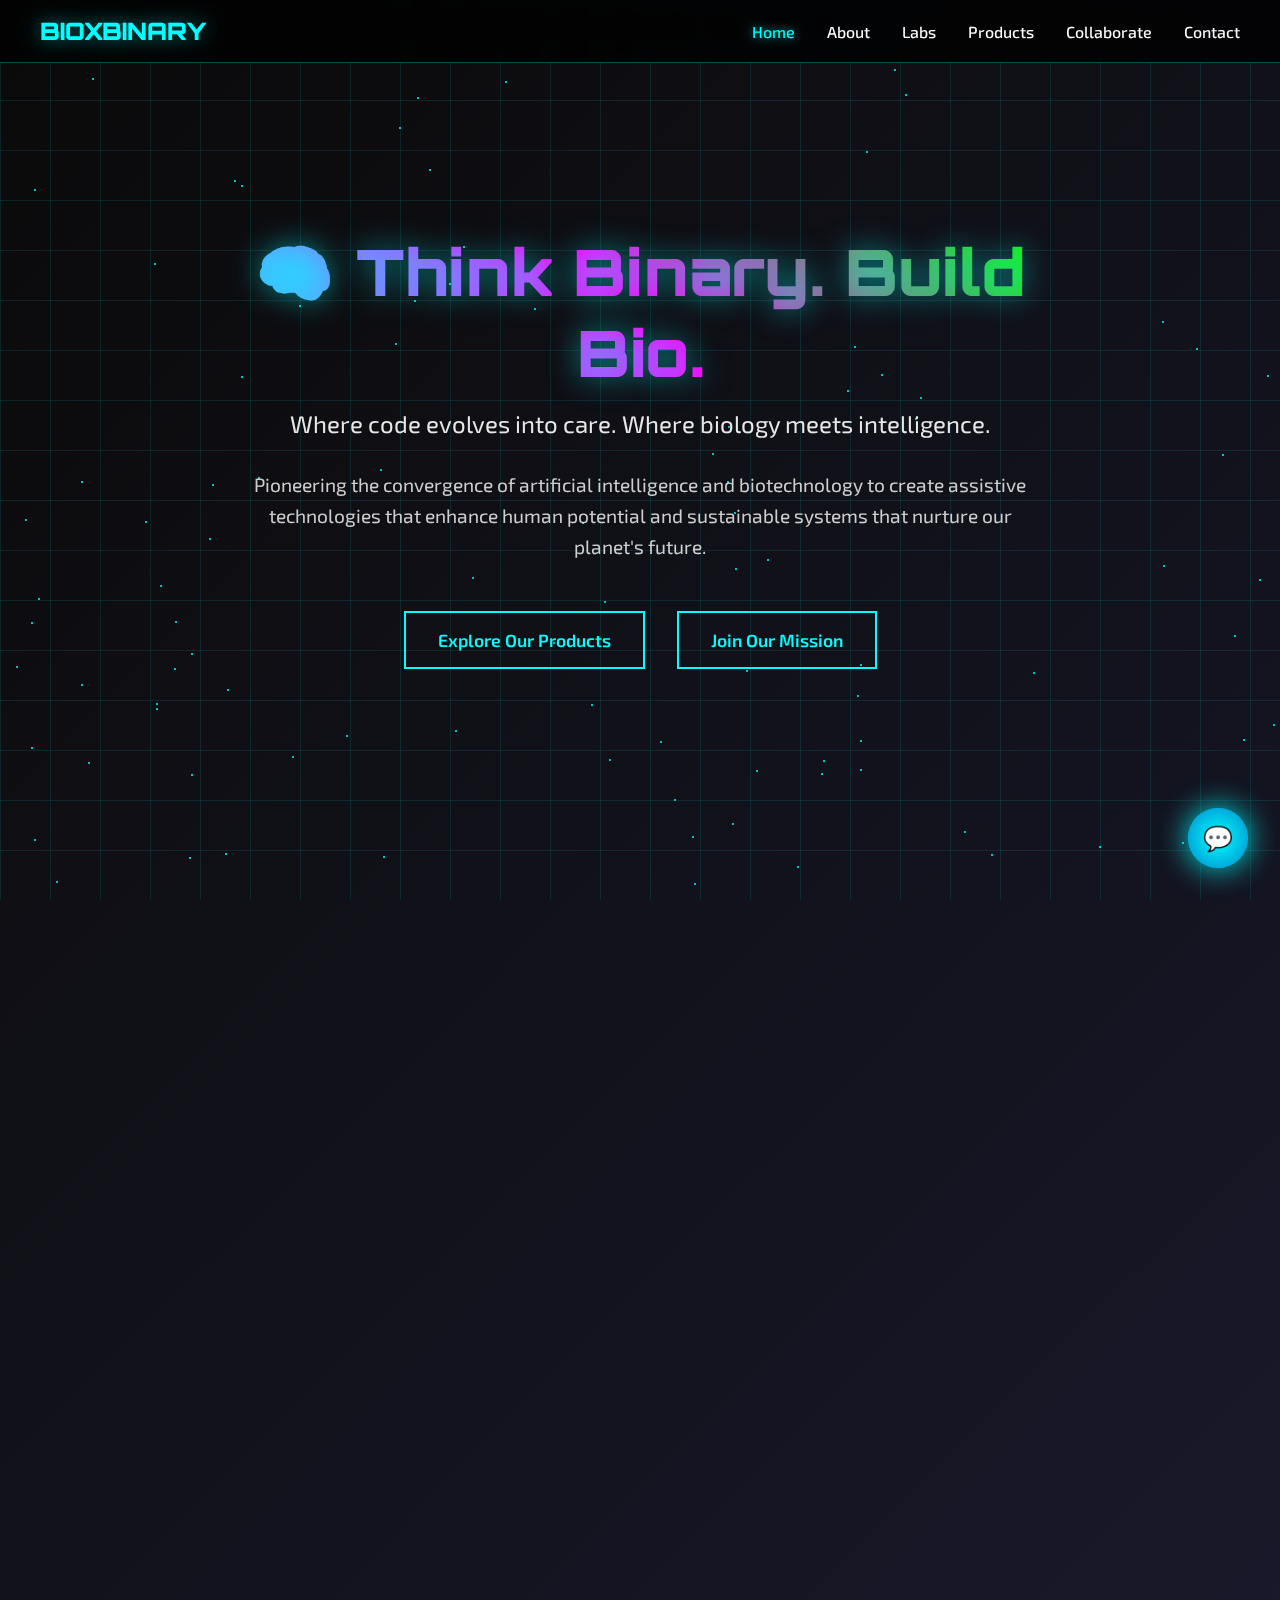
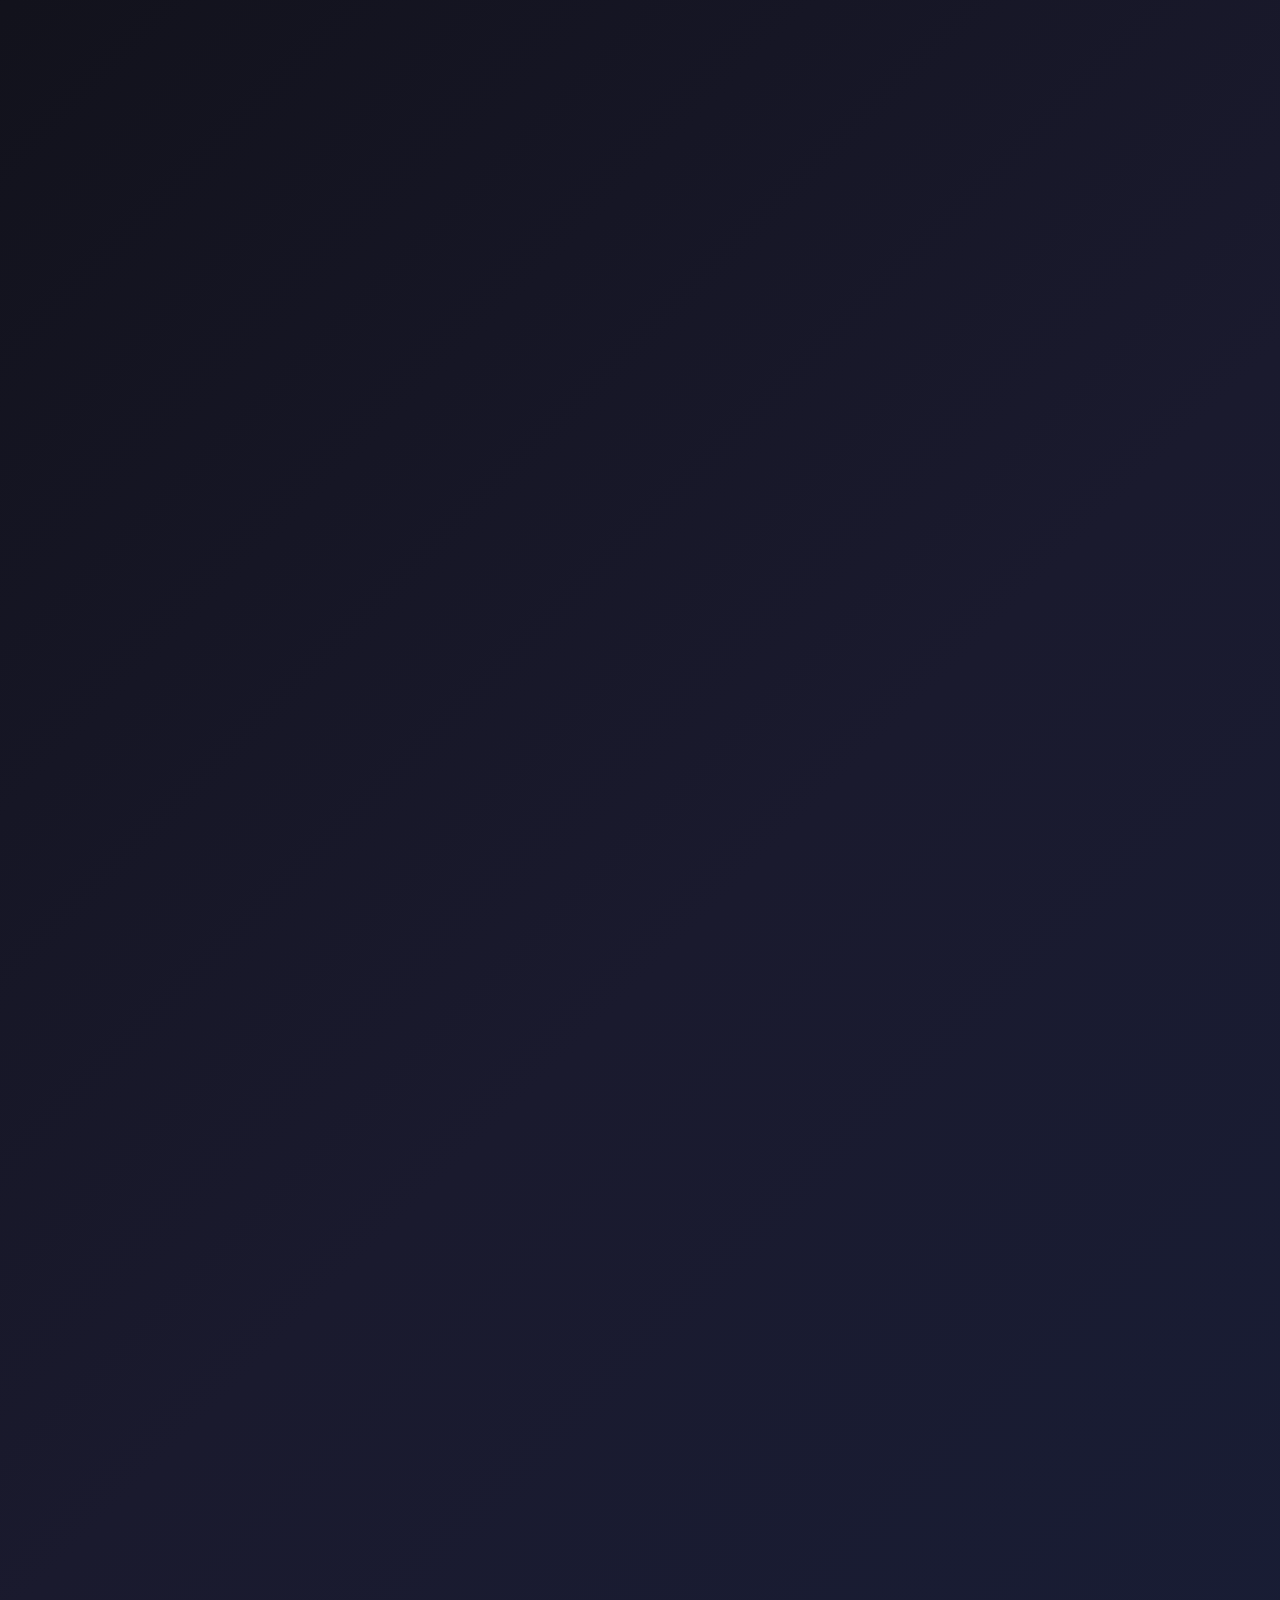
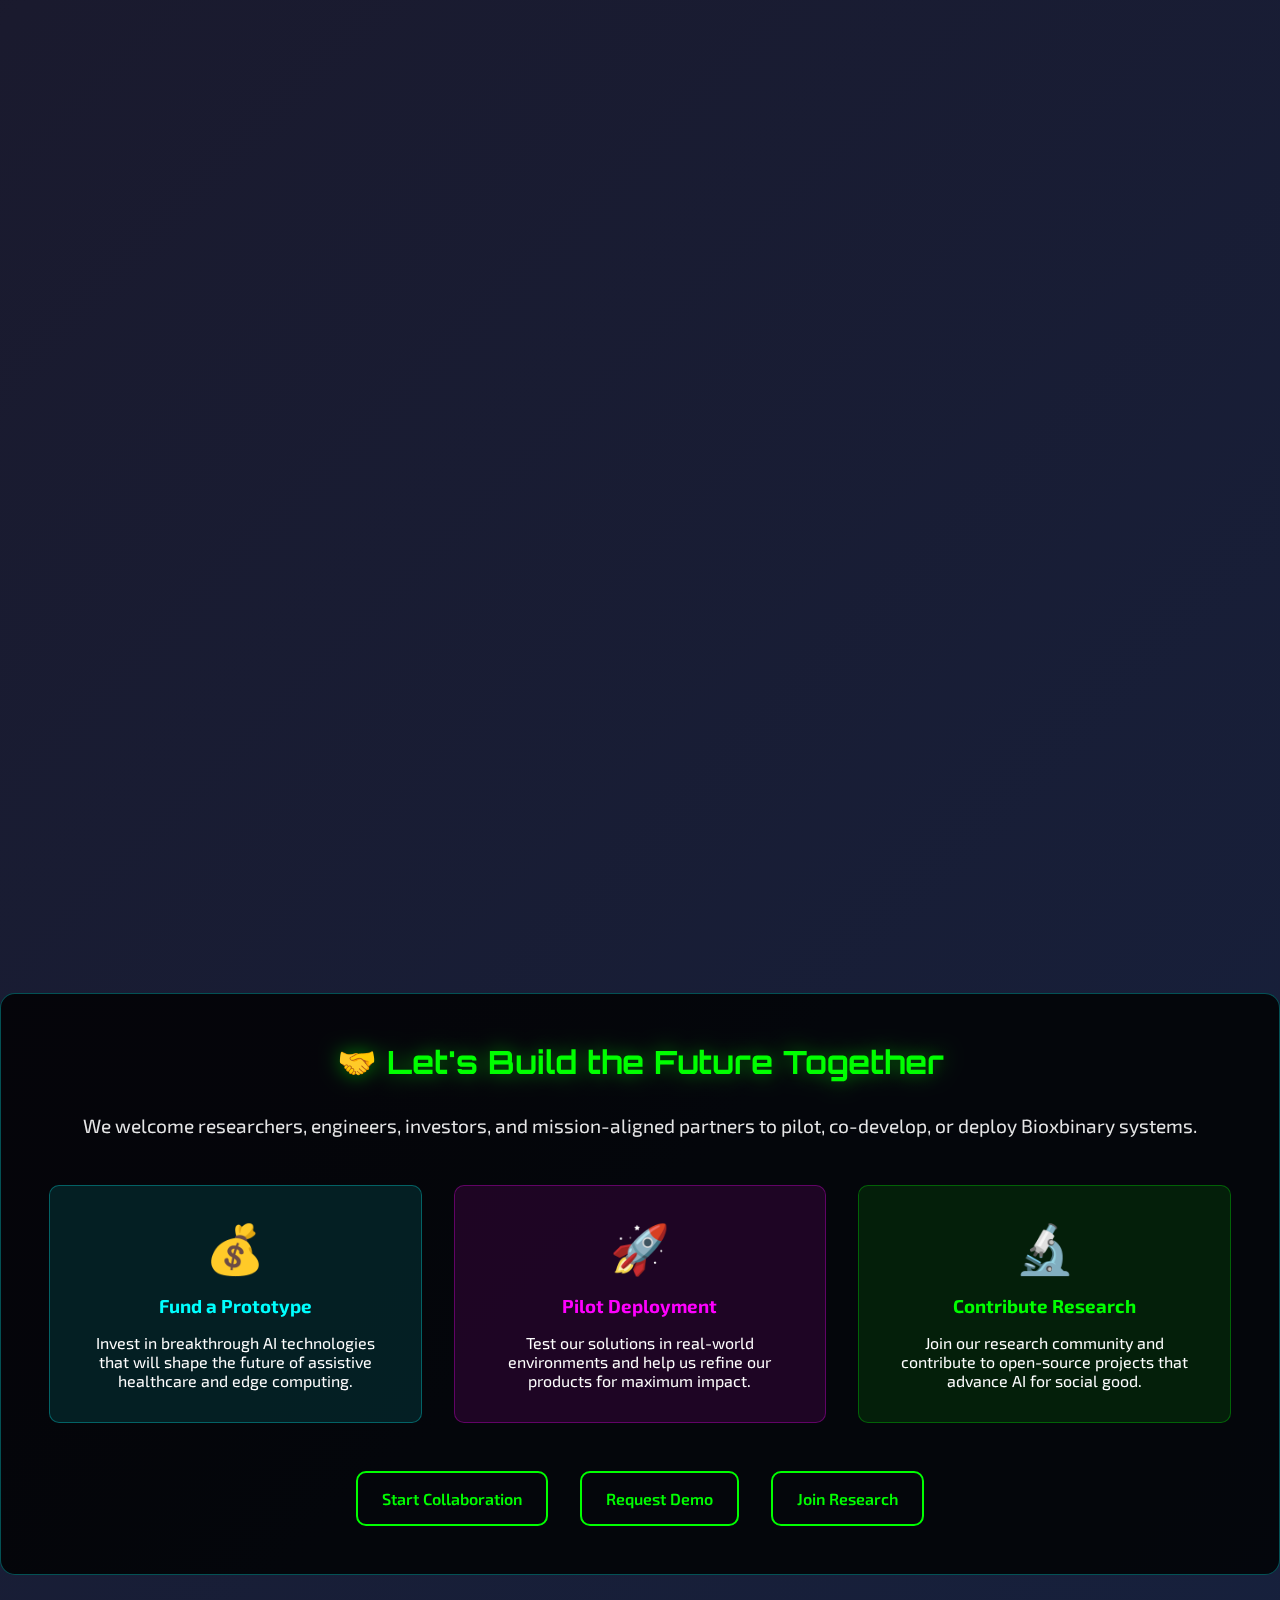
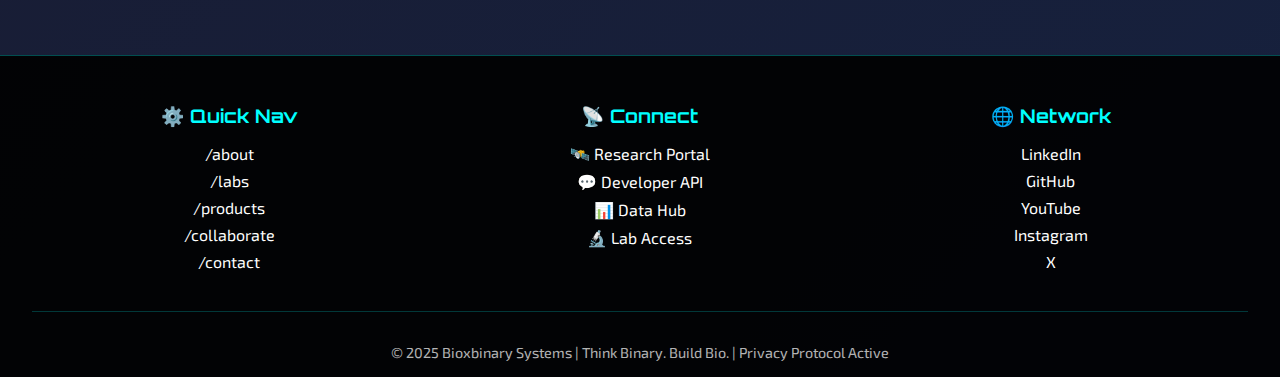
<file: index.html>
<!DOCTYPE html>
<html lang="en">
<head>
    <meta charset="UTF-8">
    <meta name="viewport" content="width=device-width, initial-scale=1.0">
    <title>Bioxbinary - Think Binary. Build Bio.</title>
    <meta name="description" content="Bioxbinary is a pioneering company at the intersection of AI and biotechnology, developing assistive technologies and sustainable systems for a better future.">
    <link href="https://fonts.googleapis.com/css2?family=Orbitron:wght@400;700;900&family=Exo+2:wght@300;400;500;600&display=swap" rel="stylesheet">
    <link rel="stylesheet" href="assets/css/style.css">
</head>
<body>
    <div class="particles"></div>
    <div class="neon-grid"></div>
    
    <nav class="nav">
        <div class="nav-container">
            <a href="index.html" class="logo">BIOXBINARY</a>
            <ul class="nav-links">
                <li><a href="index.html" class="active">Home</a></li>
                <li><a href="about.html">About</a></li>
                <li><a href="#divisions">Labs</a></li>
                <li><a href="#products">Products</a></li>
                <li><a href="#collaborate">Collaborate</a></li>
                <li><a href="contact.html">Contact</a></li>
            </ul>
        </div>
    </nav>
    
    <div class="container">
         <!-- Hero Section -->
        <section id="home" class="hero">
            <div class="hero-content">
                <h1 class="hero-title">🧠 Think Binary. Build Bio.</h1>
                <p class="hero-subtitle">Where code evolves into care. Where biology meets intelligence.</p>
                <p class="hero-description">
                    Pioneering the convergence of artificial intelligence and biotechnology to create 
                    assistive technologies that enhance human potential and sustainable systems that 
                    nurture our planet's future.
                </p>
                <div class="cta-buttons">
                    <a href="#divisions" class="cta-button">Explore Our Products</a>
                    <a href="#collaborate" class="cta-button">Join Our Mission</a>
                </div>
            </div>
        </section>
        <!-- Mission Section -->
        <section id="about" class="section">
            <h2 class="section-title">🧬 About Bioxbinary</h2>
            <div class="about-content">
                <div class="about-text">
                    <strong>Initiating: Mission Protocol...</strong>
                </div>
                <div class="about-text">
                    At Bioxbinary, we stand at the intersection of digital innovation and biological understanding. 
                    Our mission is to harness the power of binary logic and biological systems to create 
                    technologies that don't just serve humanity—they elevate it.
                </div>
                <ul class="mission-list">
                    <li>
                        <strong>🧠 Human-Centered AI Systems</strong><br>
                        Developing intelligent solutions that enhance human capabilities and improve quality of life through adaptive, responsive technology.
                    </li>
                    <li>
                        <strong>🌱 Smart Agriculture & Sustainable Environments</strong><br>
                        Creating AI-powered systems that optimize resource usage and promote sustainable practices across agricultural and urban environments.
                    </li>
                    <li>
                        <strong>🔧 Assistive Technologies for Health & Mobility</strong><br>
                        Building next-generation assistive devices that restore independence and enhance accessibility for individuals with diverse needs.
                    </li>
                </ul>
                <div class="why-bioxbinary" style="margin-top: 3rem;">
                    <h3 style="font-family: 'Orbitron', monospace; color: #00ffff; font-size: 2rem; margin-bottom: 2rem; text-align: center;">
                      Why Choose Bioxbinary?
                    </h3>
                    <div style="
                      display: grid;
                      grid-template-columns: repeat(auto-fit, minmax(280px, 1fr));
                      gap: 2rem;
                      padding: 0 1rem;
                    ">
                      <div style="
                        text-align: center;
                        padding: 2rem;
                        background: linear-gradient(145deg, rgba(0,255,255,0.1), rgba(0,255,255,0.05));
                        border-radius: 16px;
                        box-shadow: 0 4px 20px rgba(0,255,255,0.2);
                        backdrop-filter: blur(10px);
                      ">
                        <div style="font-size: 2.2rem; margin-bottom: 1rem;">🤖</div>
                        <h4 style="color: #00ffff; margin-bottom: 1rem;">AI-First, Ethics-Driven</h4>
                        <p style="color: #bff;">Built on responsible, forward-looking artificial intelligence principles.</p>
                      </div>
                  
                      <div style="
                        text-align: center;
                        padding: 2rem;
                        background: linear-gradient(145deg, rgba(255,0,255,0.1), rgba(255,0,255,0.05));
                        border-radius: 16px;
                        box-shadow: 0 4px 20px rgba(255,0,255,0.2);
                        backdrop-filter: blur(10px);
                      ">
                        <div style="font-size: 2.2rem; margin-bottom: 1rem;">🔬</div>
                        <h4 style="color: #ff00ff; margin-bottom: 1rem;">Deep Tech Innovation Labs</h4>
                        <p style="color: #fbd;">Cutting-edge biotech research fueling futuristic breakthroughs.</p>
                      </div>
                  
                      <div style="
                        text-align: center;
                        padding: 2rem;
                        background: linear-gradient(145deg, rgba(0,255,0,0.1), rgba(0,255,0,0.05));
                        border-radius: 16px;
                        box-shadow: 0 4px 20px rgba(0,255,0,0.2);
                        backdrop-filter: blur(10px);
                      ">
                        <div style="font-size: 2.2rem; margin-bottom: 1rem;">⚡</div>
                        <h4 style="color: #00ff00; margin-bottom: 1rem;">Neuro-Inspired Design</h4>
                        <p style="color: #cfc;">Products that think, adapt, and evolve with human intelligence.</p>
                      </div>
                    </div>
                  </div>                  
            </div>
        </section>
        
        <!-- Research Divisions -->
        <section id="divisions" class="section">
            <h2 class="section-title">⚛️ Research Divisions</h2>
            <div class="divisions">
                <div class="division-card">
                    <span class="division-icon">⚡</span>
                    <h3 class="division-title">Edge AI Systems</h3>
                    <p class="division-description">
                        Intelligence at the source. We develop compact, energy-efficient AI systems that operate on-device—bringing real-time intelligence to the edge without compromise.
                    </p>
                    <div class="keywords">
                        <span class="keyword">Sensor-driven Decision Making</span>
                        <span class="keyword">Real-Time Anomaly Detection</span>
                        <span class="keyword">Predictive Edge Models</span>
                        <span class="keyword">Secure Wireless & Embedded Logic</span>
                    </div>
                    <a href="#products" class="enter-lab">Explore Edge AI Products</a>
                </div>

                <div class="division-card">
                    <span class="division-icon">🧠</span>
                    <h3 class="division-title">Assistive HealthTech</h3>
                    <p class="division-description">
                        AI that restores, enhances, and empowers. Next-gen assistive technologies designed to restore mobility, enhance communication, and improve lives—especially for underserved communities.
                    </p>
                    <div class="keywords">
                        <span class="keyword">Brain-Computer Interfaces</span>
                        <span class="keyword">Smart Mobility Aids</span>
                        <span class="keyword">Sensory Augmentation Devices</span>
                        <span class="keyword">Neuro-Adaptive Systems</span>
                    </div>
                    <a href="#products" class="enter-lab">Explore HealthTech Products</a>
                </div>

                <div class="division-card">
                    <span class="division-icon">🌱</span>
                    <h3 class="division-title">AgriTech & Hydroponics</h3>
                    <p class="division-description">
                        Grow smarter. Sustain longer. Reinventing agriculture through AI-augmented farming, autonomous hydroponics, and precision environmental systems.
                    </p>
                    <div class="keywords">
                        <span class="keyword">AI-Irrigation & Nutrient Delivery</span>
                        <span class="keyword">Climate-Adaptive Hydroponics</span>
                        <span class="keyword">Multi-Sensor Farm Networks</span>
                        <span class="keyword">Sustainable Resource Management</span>
                    </div>
                    <a href="#products" class="enter-lab">Explore AgriTech Products</a>
                </div>

                <div class="division-card">
                    <span class="division-icon">⚖️</span>
                    <h3 class="division-title">Bioethics-Coded Intelligence</h3>
                    <p class="division-description">
                        AI guided by conscience. We embed ethical reasoning into every decision tree, ensuring our technologies enhance dignity, inclusivity, and ecological balance.
                    </p>
                    <div class="keywords">
                        <span class="keyword">Transparency & Trust</span>
                        <span class="keyword">Privacy by Design</span>
                        <span class="keyword">Open Collaboration</span>
                        <span class="keyword">Responsible Innovation</span>
                    </div>
                    <a href="#about" class="enter-lab">Read Our Ethics Framework</a>
                </div>
            </div>
        </section>

        
        <!-- Products Overview Section -->
        <section id="products" class="section">
            <h2 class="section-title">🚀 Our Product Focus</h2>
            <div class="product-overview">
                <div class="product-preview-grid">
                    <a href="products.html#healthtech" class="product-preview-card" style="text-decoration: none; color: inherit;">
                        <div class="preview-icon">🧠</div>
                        <h3>Neuralink Bridge X1</h3>
                        <p>A next-generation brain-computer interface enabling direct neural control of digital devices, featuring ultra-low latency signal processing.</p>
                    </a>
                    
                    <a href="products.html#healthtech" class="product-preview-card featured" style="text-decoration: none; color: inherit;">
                        <div class="preview-icon">💊</div>
                        <h3>DoseXTrack</h3>
                        <p>An AI-powered platform for tracking and optimizing medication dosage, ensuring patient safety and efficacy.</p>
                    </a>
                    
                    <a href="products.html#agritech" class="product-preview-card" style="text-decoration: none; color: inherit;">
                        <div class="preview-icon">💧</div>
                        <h3>HydroMind Controller</h3>
                        <p>An intelligent hydroponics system that uses AI to monitor plant health and automatically adjust nutrients, pH, and lighting.</p>
                    </a>
                </div>
                
                <div class="product-cta" style="text-align: center; margin-top: 3rem;">
                    <a href="products.html" class="cta-button" style="font-size: 1.2rem; padding: 1.2rem 2.5rem;">
                        Explore All Products & Prototypes
                    </a>
                </div>
            </div>
        </section>
        
        <!-- collabrate section -->
        <section id="collaborate" class="collaborate">
            <h2 class="collaborate-title">🤝 Let's Build the Future Together</h2>
            <p style="font-size: 1.2rem; margin-bottom: 2rem; opacity: 0.9;">
                We welcome researchers, engineers, investors, and mission-aligned partners to pilot, co-develop, or deploy Bioxbinary systems.
            </p>
            
            <div class="collaboration-opportunities" style="display: grid; grid-template-columns: repeat(auto-fit, minmax(300px, 1fr)); gap: 2rem; margin: 3rem 0;">
                <div style="background: rgba(0,255,255,0.1); padding: 2rem; border-radius: 10px; border: 1px solid rgba(0,255,255,0.3);">
                    <div style="font-size: 3rem; margin-bottom: 1rem;">💰</div>
                    <h3 style="color: #00ffff; margin-bottom: 1rem;">Fund a Prototype</h3>
                    <p>Invest in breakthrough AI technologies that will shape the future of assistive healthcare and edge computing.</p>
                </div>
                
                <div style="background: rgba(255,0,255,0.1); padding: 2rem; border-radius: 10px; border: 1px solid rgba(255,0,255,0.3);">
                    <div style="font-size: 3rem; margin-bottom: 1rem;">🚀</div>
                    <h3 style="color: #ff00ff; margin-bottom: 1rem;">Pilot Deployment</h3>
                    <p>Test our solutions in real-world environments and help us refine our products for maximum impact.</p>
                </div>
                
                <div style="background: rgba(0,255,0,0.1); padding: 2rem; border-radius: 10px; border: 1px solid rgba(0,255,0,0.3);">
                    <div style="font-size: 3rem; margin-bottom: 1rem;">🔬</div>
                    <h3 style="color: #00ff00; margin-bottom: 1rem;">Contribute Research</h3>
                    <p>Join our research community and contribute to open-source projects that advance AI for social good.</p>
                </div>
            </div>
            
            <div class="collaborate-options">
                <a href="contact.html" class="collaborate-option">Start Collaboration</a>
                <a href="contact.html" class="collaborate-option">Request Demo</a>
                <a href="contact.html" class="collaborate-option">Join Research</a>
            </div>
        </section>
        <!-- <section id="collaborate" class="section">
            <div class="collaborate">
                <h2 class="collaborate-title">🤝 Mission Briefing: Collaboration</h2>
                <p style="margin-bottom: 2rem; font-size: 1.1rem;">
                    <strong>Incoming Transmission: Partnerships, Pilots, Volunteers...</strong>
                </p>
                <p style="margin-bottom: 2rem; line-height: 1.6;">
                    Join us in pushing the boundaries of what's possible. Whether you're a researcher, 
                    investor, or organization ready to pilot cutting-edge solutions, we're looking for 
                    collaborators who share our vision of a technologically-enhanced, sustainable future.
                </p>
                <div class="collaborate-options">
                    <a href="#" class="collaborate-option">Fund a Prototype</a>
                    <a href="#" class="collaborate-option">Pilot a Product</a>
                    <a href="#" class="collaborate-option">Join Our Research</a>
                </div>
            </div>
        </section> -->
    </div>
    
    <!-- Chat Toggle Button -->
    <div class="chat-toggle">
        <span style="color: white; font-size: 1.5rem;">💬</span>
    </div>

    <footer class="footer">
        <div class="footer-content">
            <div class="footer-section">
                <h3>⚙️ Quick Nav</h3>
                <a href="about.html">/about</a>
                <a href="#divisions">/labs</a>
                <a href="#products">/products</a>
                <a href="#collaborate">/collaborate</a>
                <a href="contact.html">/contact</a>
            </div>
            <div class="footer-section">
                <h3>📡 Connect</h3>
                <a href="#">🛰️ Research Portal</a>
                <a href="#">💬 Developer API</a>
                <a href="#">📊 Data Hub</a>
                <a href="#">🔬 Lab Access</a>
            </div>
            <div class="footer-section">
                <h3>🌐 Network</h3>
                <a href="#">LinkedIn</a>
                <a href="#">GitHub</a>
                <a href="https://www.youtube.com/@bioxbinary" target="_blank" rel="noopener noreferrer">YouTube</a>                  
                <a href="https://www.instagram.com/bioxbinary" target="_blank" rel="noopener noreferrer">Instagram</a>   
                <a href="https://x.com/bioxbinary" target="_blank" rel="noopener noreferrer">X</a>  
            </div>
        </div>
        <div class="footer-bottom">
            <p>© 2025 Bioxbinary Systems | Think Binary. Build Bio. | Privacy Protocol Active</p>
        </div>
    </footer>
    
    <div class="chat-toggle">
        <span style="font-size: 1.5rem;">💬</span>
    </div>
    
    <script src="assets/js/script.js"></script>
</body>
</html>
</file>
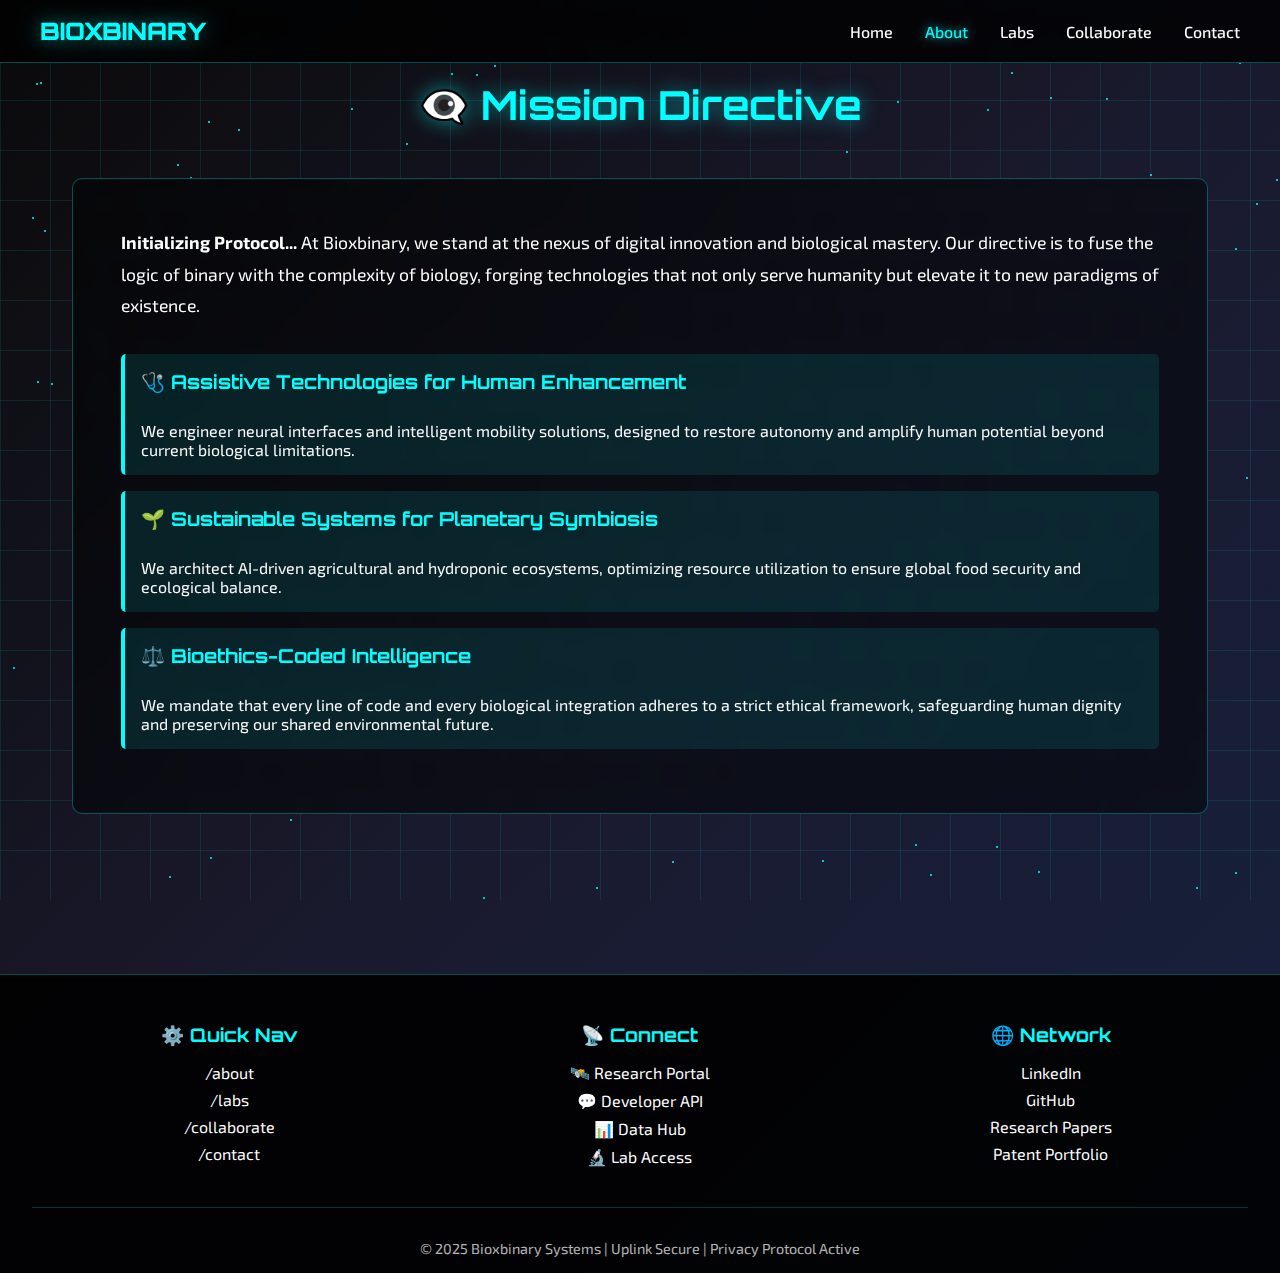
<file: about.html>
<!DOCTYPE html>
<html lang="en">
<head>
    <meta charset="UTF-8">
    <meta name="viewport" content="width=device-width, initial-scale=1.0">
    <title>About - Bioxbinary</title>
    <meta name="description" content="Learn about Bioxbinary's mission to merge AI and biotechnology to create assistive technologies and sustainable systems.">
    <link href="https://fonts.googleapis.com/css2?family=Orbitron:wght@400;700;900&family=Exo+2:wght@300;400;500;600&display=swap" rel="stylesheet">
    <link rel="stylesheet" href="assets/css/style.css">
</head>
<body>
    <div class="particles"></div>
    <div class="neon-grid"></div>
    
    <nav class="nav">
        <div class="nav-container">
            <a href="index.html" class="logo">BIOXBINARY</a>
            <ul class="nav-links">
                <li><a href="index.html">Home</a></li>
                <li><a href="about.html" class="active">About</a></li>
                <li><a href="index.html#divisions">Labs</a></li>
                <li><a href="index.html#collaborate">Collaborate</a></li>
                <li><a href="contact.html">Contact</a></li>
            </ul>
        </div>
    </nav>
    
    <div class="container">
        <section id="about" class="section">
            <h2 class="section-title">👁️‍🗨️ Mission Directive</h2>
            <div class="about-content">
                <div class="about-text">
                    <strong>Initializing Protocol...</strong> At Bioxbinary, we stand at the nexus of digital innovation and biological mastery. Our directive is to fuse the logic of binary with the complexity of biology, forging technologies that not only serve humanity but elevate it to new paradigms of existence.
                </div>
                <ul class="mission-list">
                    <li><strong>🩺 Assistive Technologies for Human Enhancement</strong><br>
                        We engineer neural interfaces and intelligent mobility solutions, designed to restore autonomy and amplify human potential beyond current biological limitations.</li>
                    <li><strong>🌱 Sustainable Systems for Planetary Symbiosis</strong><br>
                        We architect AI-driven agricultural and hydroponic ecosystems, optimizing resource utilization to ensure global food security and ecological balance.</li>
                    <li><strong>⚖️ Bioethics-Coded Intelligence</strong><br>
                        We mandate that every line of code and every biological integration adheres to a strict ethical framework, safeguarding human dignity and preserving our shared environmental future.</li>
                </ul>
            </div>
        </section>
    </div>
    
    <footer class="footer">
        <div class="footer-content">
            <div class="footer-section">
                <h3>⚙️ Quick Nav</h3>
                <a href="index.html#about">/about</a>
                <a href="index.html#divisions">/labs</a>
                <a href="index.html#collaborate">/collaborate</a>
                <a href="contact.html">/contact</a>
            </div>
            <div class="footer-section">
                <h3>📡 Connect</h3>
                <a href="#">🛰️ Research Portal</a>
                <a href="#">💬 Developer API</a>
                <a href="#">📊 Data Hub</a>
                <a href="#">🔬 Lab Access</a>
            </div>
            <div class="footer-section">
                <h3>🌐 Network</h3>
                <a href="#">LinkedIn</a>
                <a href="#">GitHub</a>
                <a href="#">Research Papers</a>
                <a href="#">Patent Portfolio</a>
            </div>
        </div>
        <div class="footer-bottom">
            <p>© 2025 Bioxbinary Systems | Uplink Secure | Privacy Protocol Active</p>
        </div>
    </footer>
    
    <script src="assets/js/script.js"></script>
</body>
</html>
</file>
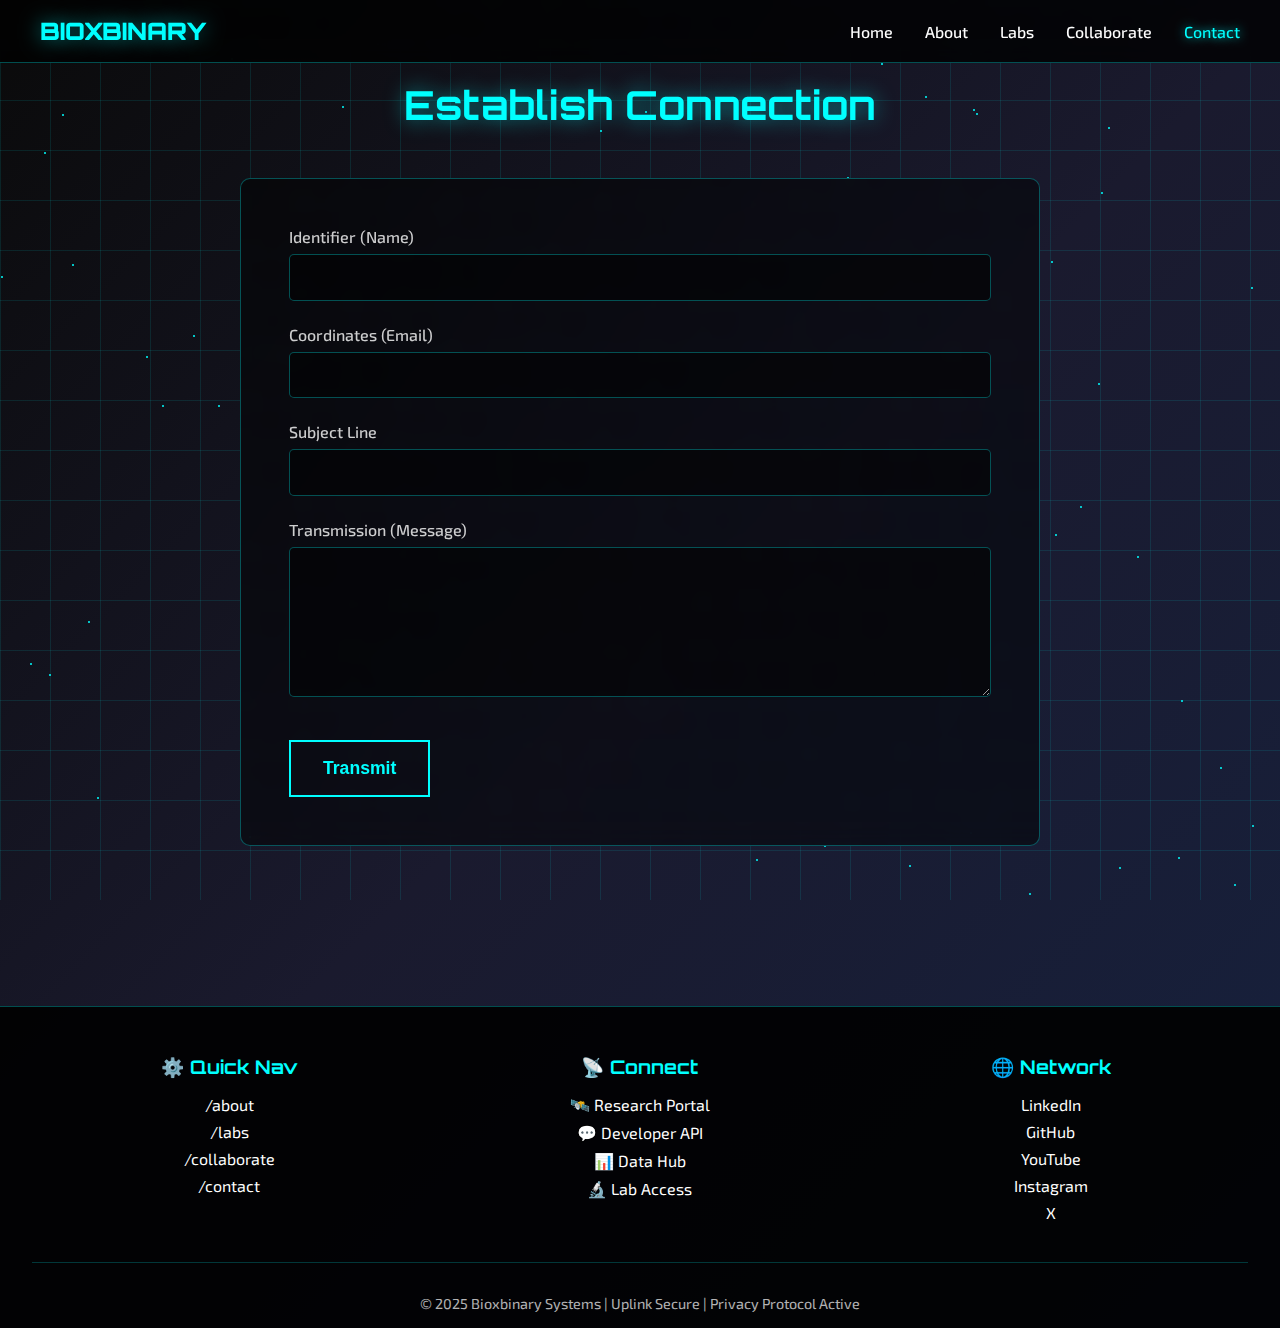
<file: contact.html>
<!DOCTYPE html>
<html lang="en">
<head>
    <meta charset="UTF-8">
    <meta name="viewport" content="width=device-width, initial-scale=1.0">
    <title>Contact - Bioxbinary</title>
    <meta name="description" content="Get in touch with Bioxbinary to discuss collaborations, ask questions, or explore new ideas in the fields of AI and biotechnology.">
    <link href="https://fonts.googleapis.com/css2?family=Orbitron:wght@400;700;900&family=Exo+2:wght@300;400;500;600&display=swap" rel="stylesheet">
    <link rel="stylesheet" href="assets/css/style.css">
</head>
<body>
    <div class="particles"></div>
    <div class="neon-grid"></div>
    
    <nav class="nav">
        <div class="nav-container">
            <a href="index.html" class="logo">BIOXBINARY</a>
            <ul class="nav-links">
                <li><a href="index.html">Home</a></li>
                <li><a href="about.html">About</a></li>
                <li><a href="index.html#divisions">Labs</a></li>
                <li><a href="index.html#collaborate">Collaborate</a></li>
                <li><a href="contact.html" class="active">Contact</a></li>
            </ul>
        </div>
    </nav>
    
    <div class="container">
        <section id="contact" class="section">
            <h2 class="section-title">Establish Connection</h2>
            <div class="contact-content">
                <form action="#" method="POST">
                    <div class="form-group">
                        <label for="name" class="form-label">Identifier (Name)</label>
                        <input type="text" id="name" name="name" class="form-input" required>
                    </div>
                    <div class="form-group">
                        <label for="email" class="form-label">Coordinates (Email)</label>
                        <input type="email" id="email" name="email" class="form-input" required>
                    </div>
                    <div class="form-group">
                        <label for="subject" class="form-label">Subject Line</label>
                        <input type="text" id="subject" name="subject" class="form-input" required>
                    </div>
                    <div class="form-group">
                        <label for="message" class="form-label">Transmission (Message)</label>
                        <textarea id="message" name="message" class="form-textarea" required></textarea>
                    </div>
                    <button type="submit" class="submit-button">Transmit</button>
                </form>
            </div>
        </section>
    </div>
    
    <footer class="footer">
        <div class="footer-content">
            <div class="footer-section">
                <h3>⚙️ Quick Nav</h3>
                <a href="index.html#about">/about</a>
                <a href="index.html#divisions">/labs</a>
                <a href="index.html#collaborate">/collaborate</a>
                <a href="contact.html">/contact</a>
            </div>
            <div class="footer-section">
                <h3>📡 Connect</h3>
                <a href="#">🛰️ Research Portal</a>
                <a href="#">💬 Developer API</a>
                <a href="#">📊 Data Hub</a>
                <a href="#">🔬 Lab Access</a>
            </div>
            <div class="footer-section">
                <h3>🌐 Network</h3>
                <a href="#">LinkedIn</a>
                <a href="#">GitHub</a>
                <a href="https://www.youtube.com/@bioxbinary" target="_blank" rel="noopener noreferrer">YouTube</a>                  
                <a href="https://www.instagram.com/bioxbinary" target="_blank" rel="noopener noreferrer">Instagram</a>   
                <a href="https://x.com/bioxbinary" target="_blank" rel="noopener noreferrer">X</a>                  
                <!-- <a href="#">Patent Portfolio</a> -->
            </div>
        </div>
        <div class="footer-bottom">
            <p>© 2025 Bioxbinary Systems | Uplink Secure | Privacy Protocol Active</p>
        </div>
    </footer>
    
    <script src="assets/js/script.js"></script>
</body>
</html>
</file>
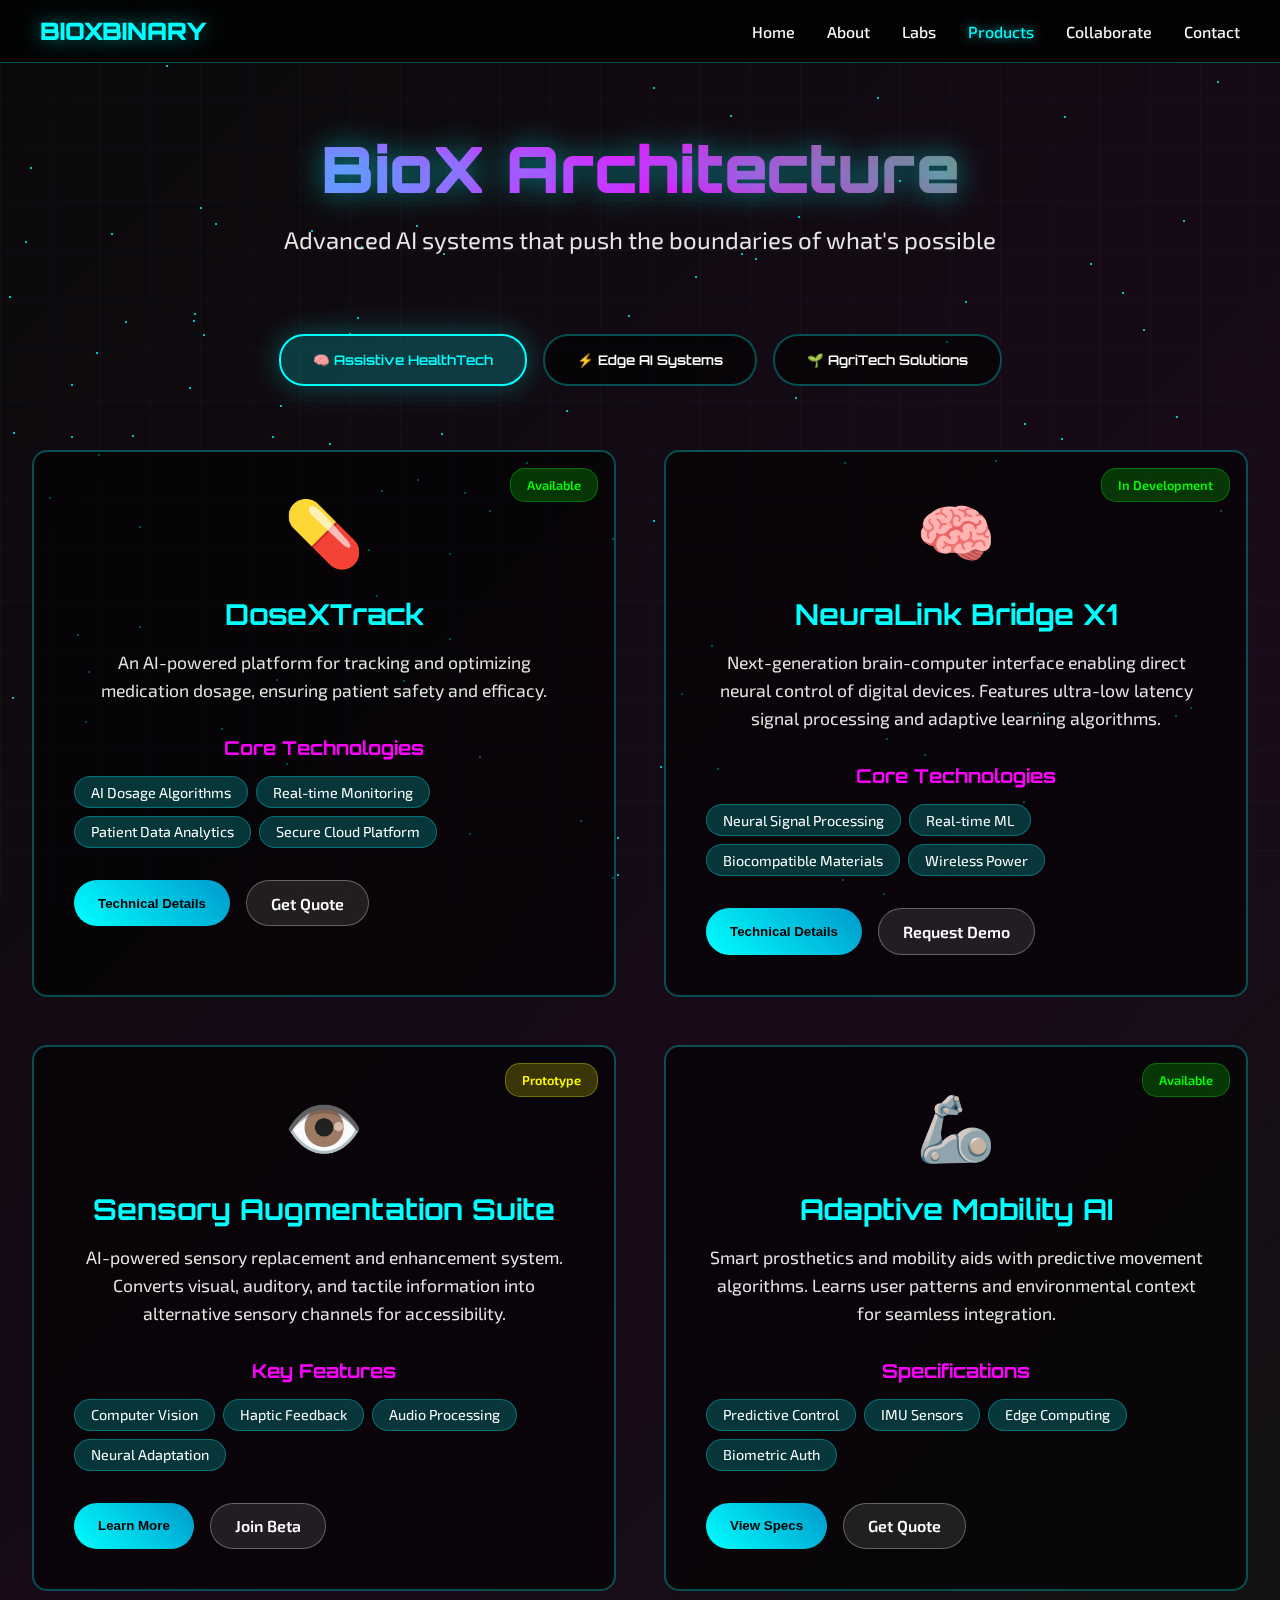
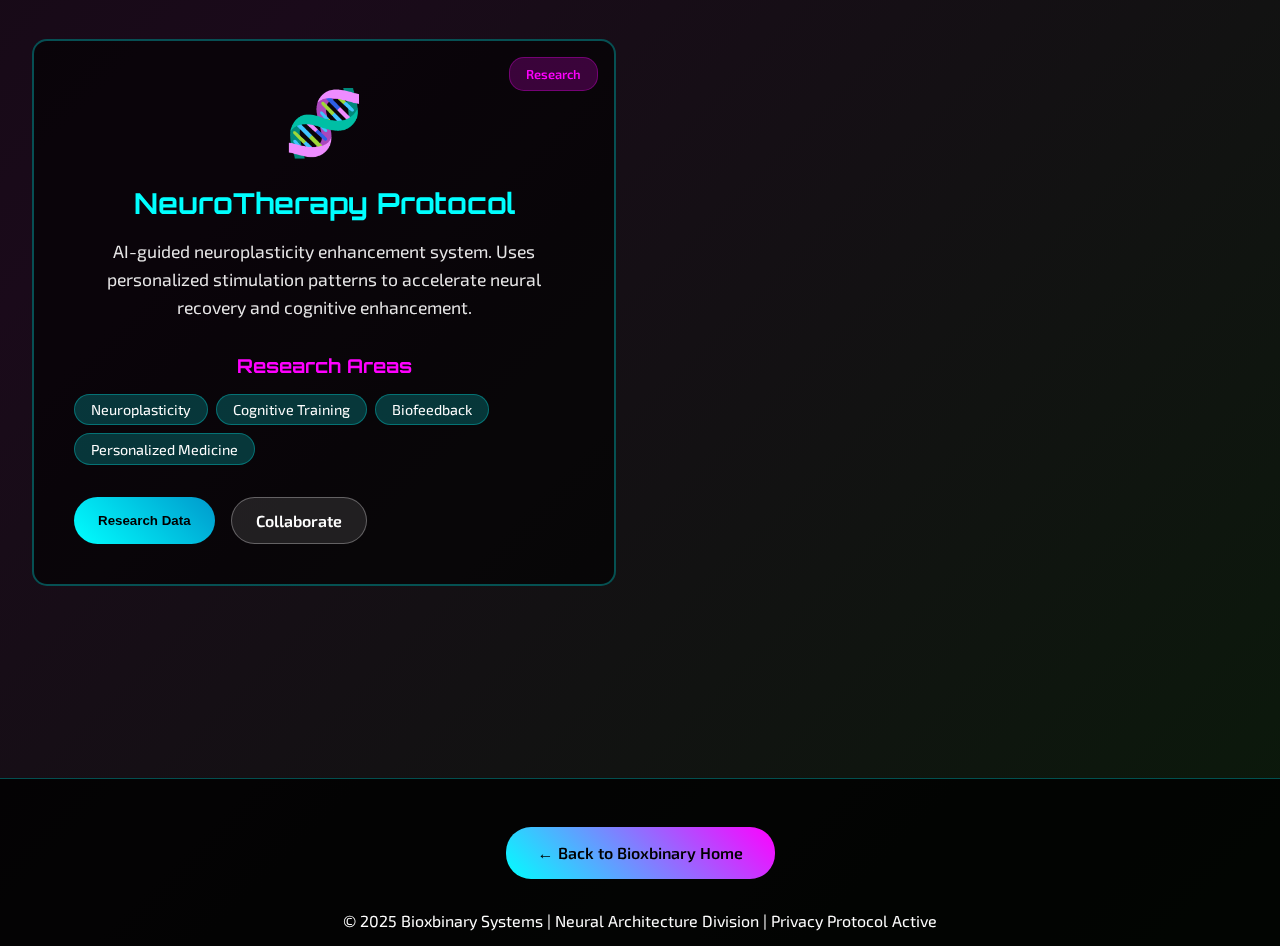
<file: products.html>
<!DOCTYPE html>
<html lang="en">
<head>
    <meta charset="UTF-8">
    <meta name="viewport" content="width=device-width, initial-scale=1.0">
    <title>Products - Bioxbinary Systems</title>
    <meta name="description" content="Explore Bioxbinary's cutting-edge AI products: Neural interfaces, edge computing systems, and smart agriculture solutions.">
    <link href="https://fonts.googleapis.com/css2?family=Orbitron:wght@400;700;900&family=Exo+2:wght@300;400;500;600&display=swap" rel="stylesheet">
    <link rel="stylesheet" href="assets/css/style.css">
    <link rel="stylesheet" href="assets/css/products.css">
</head>
<body>
    <div class="cyber-grid"></div>
    <div class="particles"></div>
    
    <nav class="nav">
        <div class="nav-container">
            <a href="index.html" class="logo">BIOXBINARY</a>
            <ul class="nav-links">
                <li><a href="index.html">Home</a></li>
                <li><a href="about.html">About</a></li>
                <li><a href="index.html#divisions">Labs</a></li>
                <li><a href="products.html" class="active">Products</a></li>
                <li><a href="index.html#collaborate">Collaborate</a></li>
                <li><a href="contact.html">Contact</a></li>
            </ul>
        </div>
    </nav>

    <div class="container">
        <section class="hero-section">
            <h1 class="hero-title">BioX Architecture</h1>
            <p class="hero-subtitle">Advanced AI systems that push the boundaries of what's possible</p>
        </section>

        <div class="category-tabs">
            <button class="tab-button active" data-category="healthtech">🧠 Assistive HealthTech</button>
            <button class="tab-button" data-category="edge-ai">⚡ Edge AI Systems</button>
            <button class="tab-button" data-category="agritech">🌱 AgriTech Solutions</button>
        </div>

        <!-- Assistive HealthTech Products -->
        <div class="products-grid active" id="healthtech">
            <div class="product-card" data-product="dosextrack">
                <div class="product-status">Available</div>
                <span class="product-icon">💊</span>
                <h3 class="product-title">DoseXTrack</h3>
                <p class="product-description">
                    An AI-powered platform for tracking and optimizing medication dosage, ensuring patient safety and efficacy.
                </p>
                <div class="tech-specs">
                    <h4>Core Technologies</h4>
                    <div class="spec-list">
                        <span class="spec-tag">AI Dosage Algorithms</span>
                        <span class="spec-tag">Real-time Monitoring</span>
                        <span class="spec-tag">Patient Data Analytics</span>
                        <span class="spec-tag">Secure Cloud Platform</span>
                    </div>
                </div>
                <div class="product-actions">
                    <button class="action-button" onclick="openModal('dosextrack')">Technical Details</button>
                    <a href="contact.html" class="action-button secondary">Get Quote</a>
                </div>
            </div>

            <div class="product-card" data-product="neural-bridge">
                <div class="product-status">In Development</div>
                <span class="product-icon">🧠</span>
                <h3 class="product-title">NeuraLink Bridge X1</h3>
                <p class="product-description">
                    Next-generation brain-computer interface enabling direct neural control of digital devices. Features ultra-low latency signal processing and adaptive learning algorithms.
                </p>
                <div class="tech-specs">
                    <h4>Core Technologies</h4>
                    <div class="spec-list">
                        <span class="spec-tag">Neural Signal Processing</span>
                        <span class="spec-tag">Real-time ML</span>
                        <span class="spec-tag">Biocompatible Materials</span>
                        <span class="spec-tag">Wireless Power</span>
                    </div>
                </div>
                <div class="product-actions">
                    <button class="action-button" onclick="openModal('neural-bridge')">Technical Details</button>
                    <a href="contact.html" class="action-button secondary">Request Demo</a>
                </div>
            </div>

            <div class="product-card" data-product="sensory-augment">
                <div class="product-status prototype">Prototype</div>
                <span class="product-icon">👁️</span>
                <h3 class="product-title">Sensory Augmentation Suite</h3>
                <p class="product-description">
                    AI-powered sensory replacement and enhancement system. Converts visual, auditory, and tactile information into alternative sensory channels for accessibility.
                </p>
                <div class="tech-specs">
                    <h4>Key Features</h4>
                    <div class="spec-list">
                        <span class="spec-tag">Computer Vision</span>
                        <span class="spec-tag">Haptic Feedback</span>
                        <span class="spec-tag">Audio Processing</span>
                        <span class="spec-tag">Neural Adaptation</span>
                    </div>
                </div>
                <div class="product-actions">
                    <button class="action-button" onclick="openModal('sensory-augment')">Learn More</button>
                    <a href="contact.html" class="action-button secondary">Join Beta</a>
                </div>
            </div>

            <div class="product-card" data-product="mobility-ai">
                <div class="product-status">Available</div>
                <span class="product-icon">🦾</span>
                <h3 class="product-title">Adaptive Mobility AI</h3>
                <p class="product-description">
                    Smart prosthetics and mobility aids with predictive movement algorithms. Learns user patterns and environmental context for seamless integration.
                </p>
                <div class="tech-specs">
                    <h4>Specifications</h4>
                    <div class="spec-list">
                        <span class="spec-tag">Predictive Control</span>
                        <span class="spec-tag">IMU Sensors</span>
                        <span class="spec-tag">Edge Computing</span>
                        <span class="spec-tag">Biometric Auth</span>
                    </div>
                </div>
                <div class="product-actions">
                    <button class="action-button" onclick="openModal('mobility-ai')">View Specs</button>
                    <a href="contact.html" class="action-button secondary">Get Quote</a>
                </div>
            </div>

            <div class="product-card" data-product="neural-therapy">
                <div class="product-status concept">Research</div>
                <span class="product-icon">🧬</span>
                <h3 class="product-title">NeuroTherapy Protocol</h3>
                <p class="product-description">
                    AI-guided neuroplasticity enhancement system. Uses personalized stimulation patterns to accelerate neural recovery and cognitive enhancement.
                </p>
                <div class="tech-specs">
                    <h4>Research Areas</h4>
                    <div class="spec-list">
                        <span class="spec-tag">Neuroplasticity</span>
                        <span class="spec-tag">Cognitive Training</span>
                        <span class="spec-tag">Biofeedback</span>
                        <span class="spec-tag">Personalized Medicine</span>
                    </div>
                </div>
                <div class="product-actions">
                    <button class="action-button" onclick="openModal('neural-therapy')">Research Data</button>
                    <a href="contact.html" class="action-button secondary">Collaborate</a>
                </div>
            </div>
        </div>

        <!-- Edge AI Systems Products -->
        <div class="products-grid" id="edge-ai">
            <div class="product-card" data-product="quantum-edge">
                <div class="product-status">In Development</div>
                <span class="product-icon">⚡</span>
                <h3 class="product-title">Quantum Edge Processor</h3>
                <p class="product-description">
                    Hybrid quantum-classical computing unit for ultra-fast AI inference at the edge. Processes complex algorithms with minimal power consumption.
                </p>
                <div class="tech-specs">
                    <h4>Architecture</h4>
                    <div class="spec-list">
                        <span class="spec-tag">Quantum Annealing</span>
                        <span class="spec-tag">Neuromorphic Chips</span>
                        <span class="spec-tag">Distributed Computing</span>
                        <span class="spec-tag">Energy Harvesting</span>
                    </div>
                </div>
                <div class="product-actions">
                    <button class="action-button" onclick="openModal('quantum-edge')">Architecture Details</button>
                    <a href="contact.html" class="action-button secondary">Early Access</a>
                </div>
            </div>

            <div class="product-card" data-product="mesh-network">
                <div class="product-status prototype">Prototype</div>
                <span class="product-icon">🕸️</span>
                <h3 class="product-title">Autonomous Mesh Network</h3>
                <p class="product-description">
                    Self-organizing IoT network with distributed AI. Each node contributes to collective intelligence while maintaining local autonomy.
                </p>
                <div class="tech-specs">
                    <h4>Network Features</h4>
                    <div class="spec-list">
                        <span class="spec-tag">Mesh Topology</span>
                        <span class="spec-tag">Federated Learning</span>
                        <span class="spec-tag">Self-Healing</span>
                        <span class="spec-tag">Byzantine Fault Tolerance</span>
                    </div>
                </div>
                <div class="product-actions">
                    <button class="action-button" onclick="openModal('mesh-network')">Network Specs</button>
                    <a href="contact.html" class="action-button secondary">Pilot Program</a>
                </div>
            </div>

            <div class="product-card" data-product="predictive-sensors">
                <div class="product-status">Available</div>
                <span class="product-icon">🔮</span>
                <h3 class="product-title">Predictive Sensor Array</h3>
                <p class="product-description">
                    Multi-modal sensor system with AI-powered anomaly detection. Predicts system failures and environmental changes before they occur.
                </p>
                <div class="tech-specs">
                    <h4>Sensor Types</h4>
                    <div class="spec-list">
                        <span class="spec-tag">Environmental</span>
                        <span class="spec-tag">Vibration Analysis</span>
                        <span class="spec-tag">Thermal Imaging</span>
                        <span class="spec-tag">Chemical Detection</span>
                    </div>
                </div>
                <div class="product-actions">
                    <button class="action-button" onclick="openModal('predictive-sensors')">Sensor Specs</button>
                    <a href="contact.html" class="action-button secondary">Order Now</a>
                </div>
            </div>

            <div class="product-card" data-product="edge-security">
                <div class="product-status concept">Research</div>
                <span class="product-icon">🛡️</span>
                <h3 class="product-title">Quantum Security Protocol</h3>
                <p class="product-description">
                    Next-gen cybersecurity using quantum encryption and AI threat detection. Provides unhackable communication channels for edge devices.
                </p>
                <div class="tech-specs">
                    <h4>Security Features</h4>
                    <div class="spec-list">
                        <span class="spec-tag">Quantum Encryption</span>
                        <span class="spec-tag">AI Threat Detection</span>
                        <span class="spec-tag">Zero Trust</span>
                        <span class="spec-tag">Behavioral Analysis</span>
                    </div>
                </div>
                <div class="product-actions">
                    <button class="action-button" onclick="openModal('edge-security')">Security Overview</button>
                    <a href="contact.html" class="action-button secondary">Research Partnership</a>
                </div>
            </div>
        </div>

        <!-- AgriTech Solutions Products -->
        <div class="products-grid" id="agritech">
            <div class="product-card" data-product="climate-adapt">
                <div class="product-status">In Development</div>
                <span class="product-icon">🌡️</span>
                <h3 class="product-title">Climate Adaptation Engine</h3>
                <p class="product-description">
                    AI system that adapts growing conditions in real-time based on climate data and plant biometrics. Optimizes yield while minimizing resource usage.
                </p>
                <div class="tech-specs">
                    <h4>Adaptive Systems</h4>
                    <div class="spec-list">
                        <span class="spec-tag">Climate Modeling</span>
                        <span class="spec-tag">Biometric Sensors</span>
                        <span class="spec-tag">Resource Optimization</span>
                        <span class="spec-tag">Genetic Analysis</span>
                    </div>
                </div>
                <div class="product-actions">
                    <button class="action-button" onclick="openModal('climate-adapt')">System Overview</button>
                    <a href="contact.html" class="action-button secondary">Field Trial</a>
                </div>
            </div>

            <div class="product-card" data-product="hydro-mind">
                <div class="product-status prototype">Prototype</div>
                <span class="product-icon">💧</span>
                <h3 class="product-title">HydroMind Controller</h3>
                <p class="product-description">
                    Intelligent hydroponic system with neural network-based plant health monitoring. Automatically adjusts nutrients, pH, and lighting conditions.
                </p>
                <div class="tech-specs">
                    <h4>Control Systems</h4>
                    <div class="spec-list">
                        <span class="spec-tag">Nutrient Balancing</span>
                        <span class="spec-tag">pH Regulation</span>
                        <span class="spec-tag">LED Optimization</span>
                        <span class="spec-tag">Growth Prediction</span>
                    </div>
                </div>
                <div class="product-actions">
                    <button class="action-button" onclick="openModal('hydro-mind')">Controller Features</button>
                    <a href="contact.html" class="action-button secondary">Beta Test</a>
                </div>
            </div>

            <div class="product-card" data-product="precision-drones">
                <div class="product-status">Available</div>
                <span class="product-icon">🚁</span>
                <h3 class="product-title">Precision AgriDrones</h3>
                <p class="product-description">
                    Autonomous drone swarms for precision agriculture. Multi-spectral imaging, targeted treatment delivery, and crop health assessment.
                </p>
                <div class="tech-specs">
                    <h4>Drone Capabilities</h4>
                    <div class="spec-list">
                        <span class="spec-tag">Swarm Intelligence</span>
                        <span class="spec-tag">Multi-Spectral Imaging</span>
                        <span class="spec-tag">Precision Spraying</span>
                        <span class="spec-tag">Real-time Analytics</span>
                    </div>
                </div>
                <div class="product-actions">
                    <button class="action-button" onclick="openModal('precision-drones')">Drone Specs</button>
                    <a href="contact.html" class="action-button secondary">Purchase</a>
                </div>
            </div>

            <div class="product-card" data-product="soil-ai">
                <div class="product-status concept">Research</div>
                <span class="product-icon">🌱</span>
                <h3 class="product-title">Soil Microbiome AI</h3>
                <p class="product-description">
                    Revolutionary soil analysis using AI-powered microbiome sequencing. Optimizes soil health through targeted microbial interventions.
                </p>
                <div class="tech-specs">
                    <h4>Analysis Methods</h4>
                    <div class="spec-list">
                        <span class="spec-tag">DNA Sequencing</span>
                        <span class="spec-tag">Microbial Networks</span>
                        <span class="spec-tag">Ecosystem Modeling</span>
                        <span class="spec-tag">Nutrient Cycling</span>
                    </div>
                </div>
                <div class="product-actions">
                    <button class="action-button" onclick="openModal('soil-ai')">Research Data</button>
                    <a href="contact.html" class="action-button secondary">Lab Partnership</a>
                </div>
            </div>
        </div>
    </div>

    <!-- Product Detail Modal -->
    <div class="modal" id="productModal">
        <div class="modal-content">
            <button class="modal-close" onclick="closeModal()">&times;</button>
            <div id="modalContent">
                <!-- Dynamic content will be loaded here -->
            </div>
        </div>
    </div>

    <footer class="footer">
        <a href="index.html" class="back-to-home">← Back to Bioxbinary Home</a>
        <p>© 2025 Bioxbinary Systems | Neural Architecture Division | Privacy Protocol Active</p>
    </footer>

    <script src="assets/js/script.js"></script>
    <script>
        // Particle animation
        function createParticles() {
            const particleContainer = document.querySelector('.particles');
            for (let i = 0; i < 30; i++) {
                const particle = document.createElement('div');
                particle.className = 'particle';
                particle.style.left = Math.random() * 100 + '%';
                particle.style.top = Math.random() * 100 + '%';
                particle.style.animationDelay = Math.random() * 6 + 's';
                particleContainer.appendChild(particle);
            }
        }

        // Tab switching functionality
        document.querySelectorAll('.tab-button').forEach(button => {
            button.addEventListener('click', () => {
                // Remove active class from all buttons and grids
                document.querySelectorAll('.tab-button').forEach(b => b.classList.remove('active'));
                document.querySelectorAll('.products-grid').forEach(g => g.classList.remove('active'));
                
                // Add active class to clicked button
                button.classList.add('active');
                
                // Show corresponding grid
                const category = button.getAttribute('data-category');
                document.getElementById(category).classList.add('active');
            });
        });

        // Product detail data
        const productData = {
            'dosextrack': {
                title: 'DoseXTrack',
                icon: '💊',
                status: 'Available',
                description: 'DoseXTrack is an AI-powered platform that tracks and optimizes medication dosage, ensuring patient safety and efficacy. It provides real-time monitoring and data analytics to help healthcare professionals make informed decisions.',
                features: [
                    'AI-driven dosage recommendations',
                    'Real-time patient monitoring',
                    'Secure cloud-based data storage',
                    'Customizable alerts and notifications',
                    'Integration with electronic health records (EHRs)'
                ],
                applications: [
                    'Oncology dose management',
                    'Chronic disease medication tracking',
                    'Pediatric dosage optimization',
                    'Clinical trial monitoring'
                ],
                timeline: 'Available now | Version 2.0 coming in Q3 2025'
            },
            'neural-bridge': {
                title: 'NeuraLink Bridge X1',
                icon: '🧠',
                status: 'In Development',
                description: 'Our most advanced brain-computer interface, the NeuraLink Bridge X1 represents a quantum leap in neural technology. This revolutionary device creates a direct pathway between human consciousness and digital systems.',
                features: [
                    'Ultra-high resolution neural signal capture (10,000+ channels)',
                    'Real-time ML processing with <1ms latency',
                    'Biocompatible titanium-polymer construction',
                    'Wireless power transmission and data transfer',
                    'Adaptive learning algorithms for personalized control',
                    'FDA breakthrough device designation pathway'
                ],
                applications: [
                    'Paralysis recovery and mobility restoration',
                    'Direct computer control for accessibility',
                    'Memory enhancement and cognitive augmentation',
                    'Treatment-resistant depression therapy',
                    'Advanced prosthetic control'
                ],
                timeline: 'Clinical trials: Q2 2025 | Limited release: 2027'
            },
            'sensory-augment': {
                title: 'Sensory Augmentation Suite',
                icon: '👁️',
                status: 'Prototype',
                description: 'Transform how humans perceive the world. Our Sensory Augmentation Suite converts visual, auditory, and tactile information into alternative sensory channels, creating new pathways for human-world interaction.',
                features: [
                    'Real-time computer vision with object recognition',
                    'Advanced haptic feedback arrays',
                    '360-degree spatial audio processing',
                    'Neural plasticity training protocols',
                    'Multi-modal sensory substitution',
                    'Wearable, lightweight form factor'
                ],
                applications: [
                    'Vision restoration for the blind',
                    'Hearing enhancement for the deaf',
                    'Enhanced spatial awareness',
                    'Industrial safety applications',
                    'Virtual reality integration'
                ],
                timeline: 'Beta testing: Q4 2025 | Commercial release: 2026'
            },
            'mobility-ai': {
                title: 'Adaptive Mobility AI',
                icon: '🦾',
                status: 'Available',
                description: 'Revolutionary prosthetics and mobility aids powered by predictive AI. Our system learns user patterns and environmental context to provide seamless, intuitive movement assistance.',
                features: [
                    'Predictive movement algorithms',
                    'Multi-sensor fusion (IMU, pressure, EMG)',
                    'Edge computing for real-time processing',
                    'Biometric authentication and security',
                    'Modular, upgradeable hardware',
                    'Cloud-based learning updates'
                ],
                applications: [
                    'Advanced prosthetic limbs',
                    'Powered exoskeletons',
                    'Mobility assistance devices',
                    'Rehabilitation training systems',
                    'Sports performance enhancement'
                ],
                timeline: 'Available now | Next-gen release: Q1 2026'
            },
            'neural-therapy': {
                title: 'NeuroTherapy Protocol',
                icon: '🧬',
                status: 'Research',
                description: 'Cutting-edge research into AI-guided neuroplasticity enhancement. Our protocols use personalized stimulation patterns to accelerate neural recovery and enhance cognitive function.',
                features: [
                    'Personalized neuroplasticity protocols',
                    'Non-invasive brain stimulation',
                    'Real-time biofeedback systems',
                    'AI-optimized therapy schedules',
                    'Progress tracking and adaptation',
                    'Integration with existing therapies'
                ],
                applications: [
                    'Stroke recovery acceleration',
                    'Traumatic brain injury rehabilitation',
                    'Cognitive enhancement for aging',
                    'Depression and anxiety treatment',
                    'Learning disability support'
                ],
                timeline: 'Research phase | Clinical trials: 2026'
            },
            'quantum-edge': {
                title: 'Quantum Edge Processor',
                icon: '⚡',
                status: 'In Development',
                description: 'The future of edge computing is here. Our Quantum Edge Processor combines quantum annealing with neuromorphic computing to deliver unprecedented AI performance at the edge.',
                features: [
                    'Hybrid quantum-classical architecture',
                    'Ultra-low power consumption (<5W)',
                    'Quantum annealing optimization',
                    'Neuromorphic spike processing',
                    'Distributed computing capabilities',
                    'Energy harvesting integration'
                ],
                applications: [
                    'Autonomous vehicle processing',
                    'Smart city infrastructure',
                    'Industrial IoT optimization',
                    'Real-time medical diagnostics',
                    'Environmental monitoring networks'
                ],
                timeline: 'Prototype: Q3 2025 | Limited production: 2026'
            },
            'mesh-network': {
                title: 'Autonomous Mesh Network',
                icon: '🕸️',
                status: 'Prototype',
                description: 'Self-organizing, self-healing IoT networks with distributed AI. Each node contributes to collective intelligence while maintaining complete local autonomy and security.',
                features: [
                    'Self-organizing mesh topology',
                    'Federated learning algorithms',
                    'Byzantine fault tolerance',
                    'Dynamic load balancing',
                    'Quantum-resistant encryption',
                    'Edge-to-cloud integration'
                ],
                applications: [
                    'Smart city sensor networks',
                    'Industrial monitoring systems',
                    'Emergency response networks',
                    'Agricultural sensor arrays',
                    'Environmental monitoring'
                ],
                timeline: 'Beta deployment: Q1 2025 | Full release: Q3 2025'
            },
            'predictive-sensors': {
                title: 'Predictive Sensor Array',
                icon: '🔮',
                status: 'Available',
                description: 'Multi-modal sensor systems with AI-powered predictive capabilities. Detect anomalies and predict failures before they occur, revolutionizing predictive maintenance.',
                features: [
                    'Multi-modal sensor fusion',
                    'Real-time anomaly detection',
                    'Predictive failure analysis',
                    'Wireless sensor networks',
                    'Cloud-based analytics',
                    'Industrial IoT integration'
                ],
                applications: [
                    'Industrial equipment monitoring',
                    'Infrastructure health assessment',
                    'Environmental quality tracking',
                    'Smart building systems',
                    'Transportation safety'
                ],
                timeline: 'Available for order | Delivery: 4-6 weeks'
            },
            'edge-security': {
                title: 'Quantum Security Protocol',
                icon: '🛡️',
                status: 'Research',
                description: 'Next-generation cybersecurity using quantum encryption and AI threat detection. Provides mathematically unbreakable communication channels for edge devices.',
                features: [
                    'Quantum key distribution',
                    'AI-powered threat detection',
                    'Zero-trust architecture',
                    'Behavioral anomaly analysis',
                    'Post-quantum cryptography',
                    'Real-time response systems'
                ],
                applications: [
                    'Critical infrastructure protection',
                    'Financial transaction security',
                    'Healthcare data protection',
                    'Government communications',
                    'IoT device security'
                ],
                timeline: 'Research phase | Prototype: Late 2025'
            },
            'climate-adapt': {
                title: 'Climate Adaptation Engine',
                icon: '🌡️',
                status: 'In Development',
                description: 'Revolutionary AI system that adapts growing conditions in real-time based on climate data and plant biometrics. Maximizes yield while minimizing environmental impact.',
                features: [
                    'Real-time climate modeling',
                    'Plant biometric monitoring',
                    'Resource optimization algorithms',
                    'Genetic trait analysis',
                    'Weather prediction integration',
                    'Sustainable farming protocols'
                ],
                applications: [
                    'Precision agriculture optimization',
                    'Climate-resilient crop production',
                    'Greenhouse automation',
                    'Drought management systems',
                    'Carbon footprint reduction'
                ],
                timeline: 'Field trials: Q2 2025 | Commercial release: 2026'
            },
            'hydro-mind': {
                title: 'HydroMind Controller',
                icon: '💧',
                status: 'Prototype',
                description: 'Intelligent hydroponic system with neural network-based plant health monitoring. Automatically optimizes all growing conditions for maximum yield and quality.',
                features: [
                    'Neural network plant monitoring',
                    'Automated nutrient balancing',
                    'pH and EC regulation',
                    'LED spectrum optimization',
                    'Growth pattern prediction',
                    'Mobile app integration'
                ],
                applications: [
                    'Commercial hydroponic farms',
                    'Indoor vertical farming',
                    'Research greenhouses',
                    'Home growing systems',
                    'Pharmaceutical plant cultivation'
                ],
                timeline: 'Beta testing: Q4 2025 | Product launch: Q2 2026'
            },
            'precision-drones': {
                title: 'Precision AgriDrones',
                icon: '🚁',
                status: 'Available',
                description: 'Autonomous drone swarms for precision agriculture. Advanced imaging, targeted treatment delivery, and real-time crop health assessment at unprecedented scale.',
                features: [
                    'Swarm intelligence algorithms',
                    'Multi-spectral imaging sensors',
                    'Precision spray systems',
                    'Real-time data analytics',
                    'Weather-adaptive flight control',
                    'Fleet management software'
                ],
                applications: [
                    'Large-scale crop monitoring',
                    'Precision pesticide application',
                    'Irrigation management',
                    'Crop yield prediction',
                    'Livestock monitoring'
                ],
                timeline: 'Available for purchase | Training included'
            },
            'soil-ai': {
                title: 'Soil Microbiome AI',
                icon: '🌱',
                status: 'Research',
                description: 'Revolutionary soil analysis using AI-powered microbiome sequencing. Optimizes soil health through targeted microbial interventions for sustainable agriculture.',
                features: [
                    'DNA sequencing analysis',
                    'Microbial network modeling',
                    'Ecosystem health prediction',
                    'Nutrient cycling optimization',
                    'Biodiversity assessment',
                    'Targeted intervention protocols'
                ],
                applications: [
                    'Soil health restoration',
                    'Sustainable farming practices',
                    'Carbon sequestration projects',
                    'Ecological restoration',
                    'Agricultural sustainability'
                ],
                timeline: 'Research phase | Lab partnerships available'
            }
        };

        // Modal functionality
        function openModal(productId) {
            const product = productData[productId];
            if (!product) return;
            
            const modal = document.getElementById('productModal');
            const modalContent = document.getElementById('modalContent');
            
            modalContent.innerHTML = `
                <div style="text-align: center; margin-bottom: 2rem;">
                    <span style="font-size: 4rem; margin-bottom: 1rem; display: block;">${product.icon}</span>
                    <h2 style="font-family: 'Orbitron', monospace; color: #00ffff; margin-bottom: 0.5rem;">${product.title}</h2>
                    <span style="background: rgba(0,255,0,0.2); color: #00ff00; padding: 0.5rem 1rem; border-radius: 15px; font-size: 0.9rem;">${product.status}</span>
                </div>
                
                <p style="font-size: 1.1rem; line-height: 1.6; margin-bottom: 2rem; opacity: 0.9;">${product.description}</p>
                
                <h3 style="color: #ff00ff; font-family: 'Orbitron', monospace; margin-bottom: 1rem;">Key Features</h3>
                <ul style="margin-bottom: 2rem; padding-left: 1rem;">
                    ${product.features.map(feature => `<li style="margin-bottom: 0.5rem; opacity: 0.9;">${feature}</li>`).join('')}
                </ul>
                
                <h3 style="color: #ff00ff; font-family: 'Orbitron', monospace; margin-bottom: 1rem;">Applications</h3>
                <ul style="margin-bottom: 2rem; padding-left: 1rem;">
                    ${product.applications.map(app => `<li style="margin-bottom: 0.5rem; opacity: 0.9;">${app}</li>`).join('')}
                </ul>
                
                <div style="background: rgba(0,255,255,0.1); padding: 1rem; border-radius: 10px; border: 1px solid rgba(0,255,255,0.3);">
                    <h4 style="color: #00ffff; margin-bottom: 0.5rem;">Development Timeline</h4>
                    <p style="opacity: 0.9;">${product.timeline}</p>
                </div>
                
                <div style="text-align: center; margin-top: 2rem;">
                    <a href="contact.html" style="background: linear-gradient(45deg, #00ffff, #0099cc); color: #000000; text-decoration: none; padding: 1rem 2rem; border-radius: 25px; font-weight: 600; display: inline-block; margin-right: 1rem;">Get Involved</a>
                    <button onclick="closeModal()" style="background: rgba(255,255,255,0.1); color: #ffffff; border: 1px solid rgba(255,255,255,0.3); padding: 1rem 2rem; border-radius: 25px; cursor: pointer;">Close</button>
                </div>
            `;
            
            modal.style.display = 'block';
            document.body.style.overflow = 'hidden';
        }

        function closeModal() {
            const modal = document.getElementById('productModal');
            modal.style.display = 'none';
            document.body.style.overflow = 'auto';
        }

        // Close modal when clicking outside
        document.getElementById('productModal').addEventListener('click', function(e) {
            if (e.target === this) {
                closeModal();
            }
        });

        // Initialize particles when page loads
        document.addEventListener('DOMContentLoaded', createParticles);

        // Add smooth hover effects
        document.querySelectorAll('.product-card').forEach(card => {
            card.addEventListener('mouseenter', function() {
                this.style.transform = 'translateY(-10px) scale(1.02)';
            });
            
            card.addEventListener('mouseleave', function() {
                this.style.transform = 'translateY(0) scale(1)';
            });
        });
    </script>
</body>
</html>
</file>
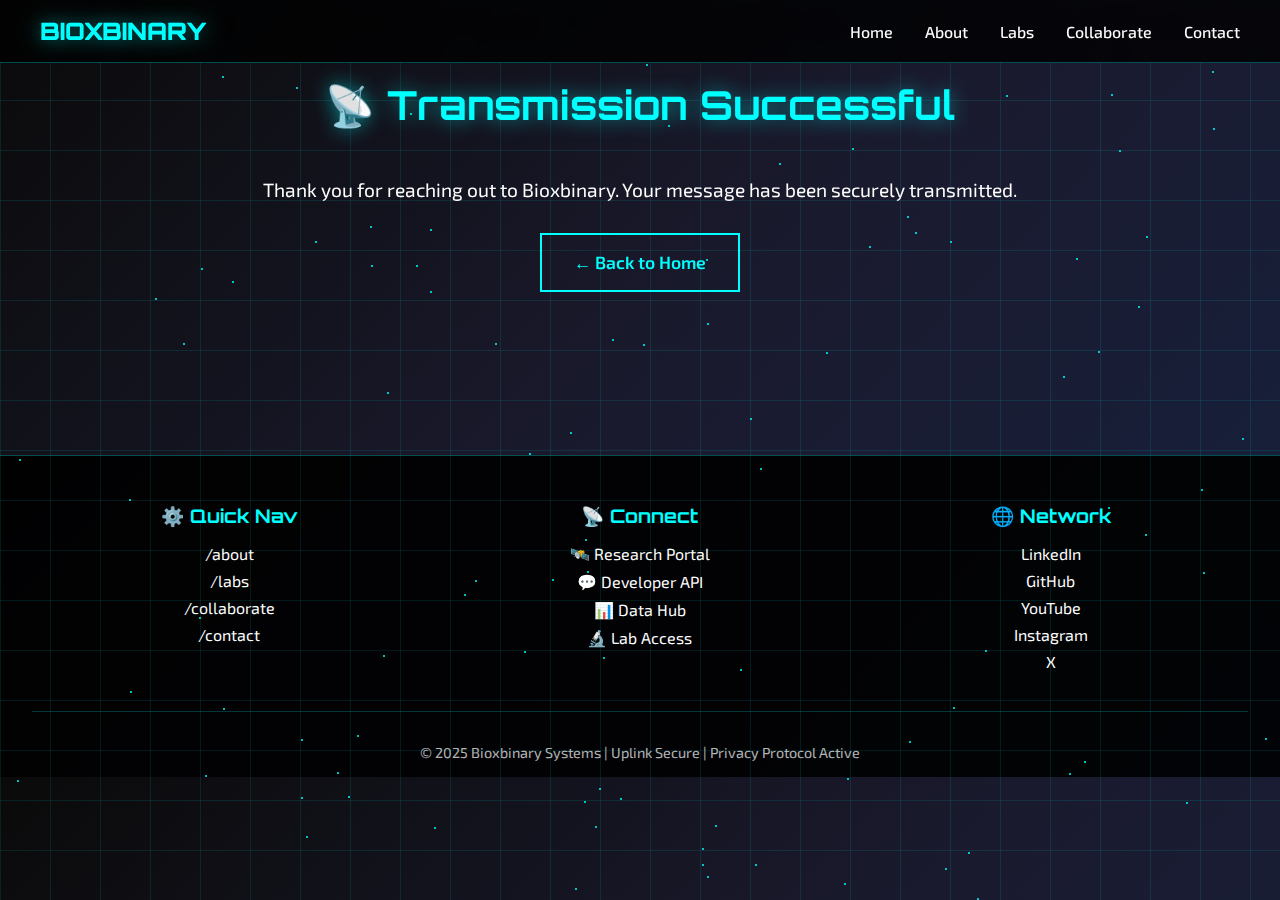
<file: thankyou.html>
<!DOCTYPE html>
<html lang="en">
<head>
  <meta charset="UTF-8" />
  <meta name="viewport" content="width=device-width, initial-scale=1.0"/>
  <title>Transmission Received - Bioxbinary</title>
  <meta name="description" content="Your message has been sent to Bioxbinary successfully. We'll connect with you shortly.">
  <link href="https://fonts.googleapis.com/css2?family=Orbitron:wght@400;700;900&family=Exo+2:wght@300;400;500;600&display=swap" rel="stylesheet"/>
  <link rel="stylesheet" href="assets/css/style.css" />
</head>
<body>
  <div class="particles"></div>
  <div class="neon-grid"></div>

  <nav class="nav">
    <div class="nav-container">
      <a href="index.html" class="logo">BIOXBINARY</a>
      <ul class="nav-links">
        <li><a href="index.html">Home</a></li>
        <li><a href="about.html">About</a></li>
        <li><a href="index.html#divisions">Labs</a></li>
        <li><a href="index.html#collaborate">Collaborate</a></li>
        <li><a href="contact.html">Contact</a></li>
      </ul>
    </div>
  </nav>

  <div class="container">
    <section class="section" style="text-align: center;">
      <h2 class="section-title">📡 Transmission Successful</h2>
      <p style="font-size: 1.2rem; margin-top: 1rem;">Thank you for reaching out to Bioxbinary. Your message has been securely transmitted.</p>
      <a href="index.html" class="submit-button" style="margin-top: 2rem; display: inline-block;">← Back to Home</a>
    </section>
  </div>

  <footer class="footer">
    <div class="footer-content">
      <div class="footer-section">
        <h3>⚙️ Quick Nav</h3>
        <a href="index.html#about">/about</a>
        <a href="index.html#divisions">/labs</a>
        <a href="index.html#collaborate">/collaborate</a>
        <a href="contact.html">/contact</a>
      </div>
      <div class="footer-section">
        <h3>📡 Connect</h3>
        <a href="#">🛰️ Research Portal</a>
        <a href="#">💬 Developer API</a>
        <a href="#">📊 Data Hub</a>
        <a href="#">🔬 Lab Access</a>
      </div>
      <div class="footer-section">
        <h3>🌐 Network</h3>
        <a href="#">LinkedIn</a>
        <a href="#">GitHub</a>
        <a href="https://www.youtube.com/@bioxbinary" target="_blank">YouTube</a>
        <a href="https://www.instagram.com/bioxbinary" target="_blank">Instagram</a>
        <a href="https://x.com/bioxbinary" target="_blank">X</a>
      </div>
    </div>
    <div class="footer-bottom">
      <p>© 2025 Bioxbinary Systems | Uplink Secure | Privacy Protocol Active</p>
    </div>
  </footer>

  <script src="assets/js/script.js"></script>
</body>
</html>
</file>
<file: assets/css/style.css>
/* Global Styles */
* {
    margin: 0;
    padding: 0;
    box-sizing: border-box;
}

html {
    scroll-behavior: smooth;
}

body {
    font-family: 'Exo 2', sans-serif;
    background: linear-gradient(135deg, #0a0a0a 0%, #1a1a2e 50%, #16213e 100%);
    color: #ffffff;
    overflow-x: hidden;
}

.particles {
    position: fixed;
    top: 0;
    left: 0;
    width: 100%;
    height: 100%;
    pointer-events: none;
    z-index: 1;
}

.particle {
    position: absolute;
    width: 2px;
    height: 2px;
    background: #00ffff;
    border-radius: 50%;
    animation: float 6s infinite ease-in-out;
}

@keyframes float {
    0%, 100% { transform: translateY(0px) rotate(0deg); opacity: 0.3; }
    50% { transform: translateY(-20px) rotate(180deg); opacity: 1; }
}

.neon-grid {
    position: fixed;
    top: 0;
    left: 0;
    width: 100%;
    height: 100%;
    background-image: 
        linear-gradient(rgba(0,255,255,0.1) 1px, transparent 1px),
        linear-gradient(90deg, rgba(0,255,255,0.1) 1px, transparent 1px);
    background-size: 50px 50px;
    pointer-events: none;
    z-index: 1;
}

.container {
    position: relative;
    z-index: 2;
}

/* Navigation */
.nav {
    position: fixed;
    top: 0;
    left: 0;
    right: 0;
    padding: 1rem 2rem;
    background: rgba(0,0,0,0.8);
    backdrop-filter: blur(10px);
    border-bottom: 1px solid rgba(0,255,255,0.3);
    z-index: 100;
    transition: all 0.3s ease;
}

.nav-container {
    display: flex;
    justify-content: space-between;
    align-items: center;
    max-width: 1200px;
    margin: 0 auto;
}

.logo {
    font-family: 'Orbitron', monospace;
    font-size: 1.5rem;
    font-weight: 900;
    color: #00ffff;
    text-shadow: 0 0 20px rgba(0,255,255,0.5);
    text-decoration: none;
}

.nav-links {
    display: flex;
    list-style: none;
    gap: 2rem;
}

.nav-links a {
    color: #ffffff;
    text-decoration: none;
    font-weight: 500;
    transition: all 0.3s ease;
    position: relative;
}

.nav-links a:hover, .nav-links a.active {
    color: #00ffff;
    text-shadow: 0 0 10px rgba(0,255,255,0.8);
}

/* Hero Section */
.hero {
    height: 100vh;
    display: flex;
    align-items: center;
    justify-content: center;
    text-align: center;
    position: relative;
    overflow: hidden;
}

.hero-content {
    max-width: 800px;
    animation: fadeInUp 1s ease-out;
}

.hero-title {
    font-family: 'Orbitron', monospace;
    font-size: 4rem;
    font-weight: 900;
    margin-bottom: 1rem;
    background: linear-gradient(45deg, #00ffff, #ff00ff, #00ff00);
    -webkit-background-clip: text;
    -webkit-text-fill-color: transparent;
    background-clip: text;
    text-shadow: 0 0 30px rgba(0,255,255,0.5);
    animation: glitch 2s infinite;
}

.hero-subtitle {
    font-size: 1.5rem;
    margin-bottom: 2rem;
    opacity: 0.9;
    animation: typewriter 3s ease-out;
}

.hero-description {
    font-size: 1.2rem;
    margin-bottom: 3rem;
    opacity: 0.8;
    line-height: 1.6;
}

.cta-buttons {
    display: flex;
    gap: 2rem;
    justify-content: center;
    flex-wrap: wrap;
}

.cta-button {
    padding: 1rem 2rem;
    background: transparent;
    border: 2px solid #00ffff;
    color: #00ffff;
    text-decoration: none;
    font-weight: 600;
    font-size: 1.1rem;
    transition: all 0.3s ease;
    position: relative;
    overflow: hidden;
}

.cta-button::before {
    content: '';
    position: absolute;
    top: 0;
    left: -100%;
    width: 100%;
    height: 100%;
    background: linear-gradient(90deg, transparent, rgba(0,255,255,0.2), transparent);
    transition: left 0.5s ease;
}

.cta-button:hover::before {
    left: 100%;
}

.cta-button:hover {
    background: rgba(0,255,255,0.1);
    box-shadow: 0 0 30px rgba(0,255,255,0.5);
    transform: translateY(-2px);
}

/* General Section Styling */
.section {
    padding: 5rem 2rem;
    max-width: 1200px;
    margin: 0 auto;
}

.section-title {
    font-family: 'Orbitron', monospace;
    font-size: 2.5rem;
    text-align: center;
    margin-bottom: 3rem;
    color: #00ffff;
    text-shadow: 0 0 20px rgba(0,255,255,0.5);
}

/* About Section */
.about-content {
    background: rgba(0,0,0,0.5);
    padding: 3rem;
    border: 1px solid rgba(0,255,255,0.3);
    border-radius: 10px;
    backdrop-filter: blur(10px);
    animation: slideInLeft 1s ease-out;
}

.about-text {
    font-size: 1.1rem;
    line-height: 1.8;
    margin-bottom: 2rem;
}

.mission-list {
    list-style: none;
    margin-top: 2rem;
}

.mission-list li {
    padding: 1rem;
    margin-bottom: 1rem;
    background: rgba(0,255,255,0.1);
    border-left: 4px solid #00ffff;
    border-radius: 5px;
    animation: fadeIn 1s ease-out;
}

.mission-list strong {
    font-family: 'Orbitron', monospace;
    color: #00ffff;
    font-size: 1.2rem;
    display: block;
    margin-bottom: 0.5rem;
}

/* Divisions Section */
.divisions {
    display: grid;
    grid-template-columns: repeat(auto-fit, minmax(400px, 1fr));
    gap: 3rem;
    margin-top: 3rem;
}

.division-card {
    background: rgba(0,0,0,0.7);
    border: 1px solid rgba(0,255,255,0.3);
    border-radius: 15px;
    padding: 2rem;
    text-align: center;
    transition: all 0.3s ease;
    position: relative;
    overflow: hidden;
}

.division-card::before {
    content: '';
    position: absolute;
    top: -50%;
    left: -50%;
    width: 200%;
    height: 200%;
    background: radial-gradient(circle, rgba(0,255,255,0.1) 0%, transparent 70%);
    transition: transform 0.5s ease;
    transform: scale(0);
}

.division-card:hover::before {
    transform: scale(1);
}

.division-card:hover {
    transform: translateY(-10px);
    box-shadow: 0 10px 40px rgba(0,255,255,0.3);
    border-color: #00ffff;
}

.division-icon {
    font-size: 3rem;
    margin-bottom: 1rem;
    display: block;
}

.division-title {
    font-family: 'Orbitron', monospace;
    font-size: 1.5rem;
    margin-bottom: 1rem;
    color: #00ffff;
}

.division-description {
    margin-bottom: 1.5rem;
    line-height: 1.6;
}

.keywords {
    display: flex;
    flex-wrap: wrap;
    gap: 0.5rem;
    justify-content: center;
    margin-bottom: 2rem;
}

.keyword {
    background: rgba(255,0,255,0.2);
    color: #ffffff;
    padding: 0.5rem 1rem;
    border-radius: 20px;
    font-size: 0.9rem;
    border: 1px solid rgba(255,0,255,0.3);
}

.enter-lab {
    background: transparent;
    border: 2px solid #ff00ff;
    color: #ff00ff;
    padding: 0.8rem 1.5rem;
    text-decoration: none;
    border-radius: 25px;
    font-weight: 600;
    transition: all 0.3s ease;
    position: relative;
    z-index: 2;
}

.enter-lab:hover {
    background: rgba(255,0,255,0.1);
    box-shadow: 0 0 20px rgba(255,0,255,0.5);
    transform: scale(1.05);
}

/* Collaborate Section */
.collaborate {
    background: rgba(0,0,0,0.8);
    border: 1px solid rgba(0,255,255,0.3);
    border-radius: 15px;
    padding: 3rem;
    text-align: center;
    margin-top: 3rem;
}

.collaborate-title {
    font-family: 'Orbitron', monospace;
    font-size: 2rem;
    margin-bottom: 2rem;
    color: #00ff00;
    text-shadow: 0 0 20px rgba(0,255,0,0.5);
}

.collaborate-options {
    display: flex;
    justify-content: center;
    gap: 2rem;
    flex-wrap: wrap;
    margin-top: 2rem;
}

.collaborate-option {
    background: transparent;
    border: 2px solid #00ff00;
    color: #00ff00;
    padding: 1rem 1.5rem;
    text-decoration: none;
    border-radius: 10px;
    font-weight: 600;
    transition: all 0.3s ease;
}

.collaborate-option:hover {
    background: rgba(0,255,0,0.1);
    box-shadow: 0 0 20px rgba(0,255,0,0.5);
    transform: translateY(-2px);
}

/* Contact Section */
.contact-content {
    background: rgba(0,0,0,0.5);
    padding: 3rem;
    border: 1px solid rgba(0,255,255,0.3);
    border-radius: 10px;
    backdrop-filter: blur(10px);
    max-width: 800px;
    margin: 0 auto;
}

/* Contact Form */
.form-group {
    margin-bottom: 1.5rem;
}

.form-label {
    display: block;
    margin-bottom: 0.5rem;
    font-weight: 500;
    color: rgba(255,255,255,0.8);
}

.form-input, .form-textarea {
    width: 100%;
    background: rgba(0,0,0,0.5);
    border: 1px solid rgba(0,255,255,0.3);
    color: #ffffff;
    padding: 0.8rem 1rem;
    border-radius: 5px;
    font-family: 'Exo 2', sans-serif;
    font-size: 1rem;
    transition: all 0.3s ease;
}

.form-input:focus, .form-textarea:focus {
    outline: none;
    border-color: #00ffff;
    box-shadow: 0 0 15px rgba(0,255,255,0.3);
}

.form-textarea {
    resize: vertical;
    min-height: 150px;
}

.submit-button {
    padding: 1rem 2rem;
    background: transparent;
    border: 2px solid #00ffff;
    color: #00ffff;
    text-decoration: none;
    font-weight: 600;
    font-size: 1.1rem;
    transition: all 0.3s ease;
    position: relative;
    overflow: hidden;
    cursor: pointer;
    display: inline-block;
    margin-top: 1rem;
}

.submit-button:hover {
    background: rgba(0,255,255,0.1);
    box-shadow: 0 0 30px rgba(0,255,255,0.5);
}

/* Footer */
.footer {
    background: rgba(0,0,0,0.9);
    border-top: 1px solid rgba(0,255,255,0.3);
    padding: 3rem 2rem 1rem;
    text-align: center;
    margin-top: 5rem;
}

.footer-content {
    max-width: 1200px;
    margin: 0 auto;
    display: grid;
    grid-template-columns: repeat(auto-fit, minmax(250px, 1fr));
    gap: 2rem;
    margin-bottom: 2rem;
}

.footer-section h3 {
    font-family: 'Orbitron', monospace;
    color: #00ffff;
    margin-bottom: 1rem;
}

.footer-section a {
    color: #ffffff;
    text-decoration: none;
    display: block;
    margin-bottom: 0.5rem;
    transition: color 0.3s ease;
}

.footer-section a:hover {
    color: #00ffff;
}

.footer-bottom {
    border-top: 1px solid rgba(0,255,255,0.3);
    padding-top: 2rem;
    font-size: 0.9rem;
    opacity: 0.7;
}

/* Chat Toggle */
.chat-toggle {
    position: fixed;
    bottom: 2rem;
    right: 2rem;
    width: 60px;
    height: 60px;
    background: radial-gradient(circle, #00ffff, #0088cc);
    border-radius: 50%;
    display: flex;
    align-items: center;
    justify-content: center;
    cursor: pointer;
    z-index: 1000;
    box-shadow: 0 0 30px rgba(0,255,255,0.5);
    animation: pulse 2s infinite;
}

/* Keyframes */
@keyframes pulse {
    0%, 100% { transform: scale(1); }
    50% { transform: scale(1.1); }
}

@keyframes fadeInUp {
    from {
        opacity: 0;
        transform: translateY(30px);
    }
    to {
        opacity: 1;
        transform: translateY(0);
    }
}

@keyframes slideInLeft {
    from {
        opacity: 0;
        transform: translateX(-30px);
    }
    to {
        opacity: 1;
        transform: translateX(0);
    }
}

@keyframes fadeIn {
    from { opacity: 0; }
    to { opacity: 1; }
}

@keyframes glitch {
    0%, 100% { transform: translate(0); }
    10% { transform: translate(-2px, 2px); }
    20% { transform: translate(2px, -2px); }
    30% { transform: translate(-2px, -2px); }
    40% { transform: translate(2px, 2px); }
    50% { transform: translate(-2px, 2px); }
    60% { transform: translate(2px, -2px); }
    70% { transform: translate(-2px, -2px); }
    80% { transform: translate(2px, 2px); }
    90% { transform: translate(-2px, 2px); }
}

@keyframes typewriter {
    from { width: 0; }
    to { width: 100%; }
}

/* Responsive Styles */
@media (max-width: 768px) {
    .hero-title {
        font-size: 2.5rem;
    }
    
    .hero-subtitle {
        font-size: 1.2rem;
    }
    
    .hero-description {
        font-size: 1rem;
    }
    
    .cta-buttons {
        flex-direction: column;
        align-items: center;
    }
    
    .nav-links {
        display: none;
    }
    
    .divisions {
        grid-template-columns: 1fr;
    }
    
    .collaborate-options {
        flex-direction: column;
        align-items: center;
    }
}


/* Additional styles for products section */
.product-categories {
    display: flex;
    flex-direction: column;
    gap: 4rem;
}

.product-category {
    background: rgba(0,0,0,0.3);
    padding: 3rem;
    border-radius: 15px;
    border: 1px solid rgba(255,255,255,0.1);
}

.product-grid {
    display: grid;
    grid-template-columns: repeat(auto-fit, minmax(350px, 1fr));
    gap: 2rem;
}

.product-card {
    background: rgba(0,0,0,0.7);
    border: 1px solid rgba(0,255,255,0.3);
    border-radius: 10px;
    padding: 2rem;
    text-align: center;
    transition: all 0.3s ease;
}

.product-card.assistive {
    border-color: rgba(255,0,255,0.3);
}

.product-card.agri {
    border-color: rgba(0,255,0,0.3);
}

.product-card:hover {
    transform: translateY(-5px);
    box-shadow: 0 10px 30px rgba(0,255,255,0.2);
}

.product-card.assistive:hover {
    box-shadow: 0 10px 30px rgba(255,0,255,0.2);
}

.product-card.agri:hover {
    box-shadow: 0 10px 30px rgba(0,255,0,0.2);
}

.product-icon {
    font-size: 3rem;
    margin-bottom: 1rem;
}

.product-card h4 {
    font-family: 'Orbitron', monospace;
    font-size: 1.3rem;
    margin-bottom: 1rem;
    color: #00ffff;
}

.product-card.assistive h4 {
    color: #ff00ff;
}

.product-card.agri h4 {
    color: #00ff00;
}

.product-desc {
    margin-bottom: 1.5rem;
    line-height: 1.6;
    font-size: 0.95rem;
}

.product-features {
    display: flex;
    flex-wrap: wrap;
    gap: 0.5rem;
    justify-content: center;
}

.product-features span {
    background: rgba(0,255,255,0.2);
    color: #ffffff;
    padding: 0.3rem 0.8rem;
    border-radius: 15px;
    font-size: 0.8rem;
    border: 1px solid rgba(0,255,255,0.3);
}

.product-card.assistive .product-features span {
    background: rgba(255,0,255,0.2);
    border-color: rgba(255,0,255,0.3);
}

.product-card.agri .product-features span {
    background: rgba(0,255,0,0.2);
    border-color: rgba(0,255,0,0.3);
}

@media (max-width: 768px) {
    .product-grid {
        grid-template-columns: 1fr;
    }
    
    .product-category {
        padding: 2rem 1rem;
    }
}
/* Product preview styles for home page */
.product-overview {
    background: rgba(0,0,0,0.3);
    padding: 3rem;
    border-radius: 15px;
    border: 1px solid rgba(255,255,255,0.1);
}

.product-preview-grid {
    display: grid;
    grid-template-columns: repeat(auto-fit, minmax(300px, 1fr));
    gap: 2rem;
    margin-bottom: 2rem;
}

.product-preview-card {
    background: rgba(0,0,0,0.6);
    border: 2px solid rgba(0,255,255,0.3);
    border-radius: 15px;
    padding: 2rem;
    text-align: center;
    transition: all 0.3s ease;
    position: relative;
}

.product-preview-card.featured {
    border-color: rgba(255,0,255,0.5);
    background: rgba(255,0,255,0.1);
}

.product-preview-card:hover {
    transform: translateY(-10px);
    box-shadow: 0 15px 40px rgba(0,255,255,0.3);
    border-color: #00ffff;
}



.product-preview-card.featured:hover {
    box-shadow: 0 15px 40px rgba(255,0,255,0.4);
    border-color: #ff00ff;
}

.preview-icon {
    font-size: 4rem;
    margin-bottom: 1.5rem;
}

.product-preview-card h3 {
    font-family: 'Orbitron', monospace;
    font-size: 1.5rem;
    margin-bottom: 1rem;
    color: #00ffff;
}

.product-preview-card.featured h3 {
    color: #ff00ff;
    text-shadow: 0 0 20px rgba(255,0,255,0.5);
}

.product-preview-card p {
    margin-bottom: 1.5rem;
    line-height: 1.6;
    opacity: 0.9;
}

.preview-examples {
    display: flex;
    flex-wrap: wrap;
    gap: 0.5rem;
    justify-content: center;
}

.preview-examples span {
    background: rgba(0,255,255,0.2);
    color: #ffffff;
    padding: 0.4rem 1rem;
    border-radius: 20px;
    font-size: 0.9rem;
    border: 1px solid rgba(0,255,255,0.3);
}

.product-preview-card.featured .preview-examples span {
    background: rgba(255,0,255,0.2);
    border-color: rgba(255,0,255,0.3);
}

@media (max-width: 768px) {
    .product-preview-grid {
        grid-template-columns: 1fr;
    }
    
    .product-overview {
        padding: 2rem 1rem;
    }
}
</file>
<file: assets/css/products.css>
* {
            margin: 0;
            padding: 0;
            box-sizing: border-box;
        }

        body {
            font-family: 'Exo 2', sans-serif;
            background: linear-gradient(135deg, #0a0a0a 0%, #1a0a1a 50%, #0a1a0a 100%);
            color: #ffffff;
            overflow-x: hidden;
            min-height: 100vh;
        }

        /* Animated Background */
        .cyber-grid {
            position: fixed;
            top: 0;
            left: 0;
            width: 100%;
            height: 100%;
            opacity: 0.1;
            background-image: 
                linear-gradient(rgba(0,255,255,0.3) 1px, transparent 1px),
                linear-gradient(90deg, rgba(0,255,255,0.3) 1px, transparent 1px);
            background-size: 50px 50px;
            animation: gridMove 20s linear infinite;
            z-index: -1;
        }

        @keyframes gridMove {
            0% { transform: translate(0, 0); }
            100% { transform: translate(50px, 50px); }
        }

        .particles {
            position: fixed;
            top: 0;
            left: 0;
            width: 100%;
            height: 100%;
            z-index: -1;
        }

        .particle {
            position: absolute;
            width: 2px;
            height: 2px;
            background: #00ffff;
            border-radius: 50%;
            animation: float 6s ease-in-out infinite;
        }

        @keyframes float {
            0%, 100% { transform: translateY(0px) rotate(0deg); opacity: 0; }
            50% { transform: translateY(-100px) rotate(180deg); opacity: 1; }
        }

        

        /* Main Content */
        .container {
            max-width: 1400px;
            margin: 0 auto;
            padding: 8rem 2rem 2rem;
        }

        .hero-section {
            text-align: center;
            margin-bottom: 5rem;
        }

        .hero-title {
            font-family: 'Orbitron', monospace;
            font-size: 4rem;
            font-weight: 900;
            background: linear-gradient(45deg, #00ffff, #ff00ff, #00ff00);
            -webkit-background-clip: text;
            -webkit-text-fill-color: transparent;
            background-clip: text;
            margin-bottom: 1rem;
            animation: glow 2s ease-in-out infinite alternate;
        }

        @keyframes glow {
            from { filter: drop-shadow(0 0 20px rgba(0,255,255,0.3)); }
            to { filter: drop-shadow(0 0 30px rgba(255,0,255,0.5)); }
        }

        .hero-subtitle {
            font-size: 1.5rem;
            opacity: 0.9;
            margin-bottom: 2rem;
            color: #ffffff;
        }

        /* Product Categories */
        .category-tabs {
            display: flex;
            justify-content: center;
            gap: 1rem;
            margin-bottom: 4rem;
            flex-wrap: wrap;
        }

        .tab-button {
            background: rgba(0,0,0,0.6);
            border: 2px solid rgba(0,255,255,0.3);
            color: #ffffff;
            padding: 1rem 2rem;
            border-radius: 25px;
            cursor: pointer;
            font-family: 'Orbitron', monospace;
            font-weight: 600;
            transition: all 0.3s ease;
            position: relative;
            overflow: hidden;
        }

        .tab-button.active {
            background: rgba(0,255,255,0.2);
            border-color: #00ffff;
            color: #00ffff;
            box-shadow: 0 0 30px rgba(0,255,255,0.3);
        }

        .tab-button:hover {
            transform: translateY(-3px);
            box-shadow: 0 10px 20px rgba(0,255,255,0.2);
        }

        .tab-button::before {
            content: '';
            position: absolute;
            top: 0;
            left: -100%;
            width: 100%;
            height: 100%;
            background: linear-gradient(90deg, transparent, rgba(255,255,255,0.2), transparent);
            transition: left 0.5s;
        }

        .tab-button:hover::before {
            left: 100%;
        }

        /* Product Grid */
        .products-grid {
            display: none;
            grid-template-columns: repeat(auto-fit, minmax(400px, 1fr));
            gap: 3rem;
            margin-bottom: 5rem;
        }

        .products-grid.active {
            display: grid;
        }

        .product-card {
    background: rgba(0,0,0,0.6);
    border: 2px solid rgba(0,255,255,0.3);
    border-radius: 15px;
    padding: 2.5rem;
    position: relative;
    overflow: hidden;
    transition: all 0.3s ease;
    cursor: pointer;
}



.product-card:hover {
    transform: translateY(-10px);
    box-shadow: 0 15px 40px rgba(0,255,255,0.3);
    border-color: #00ffff;
}

        .product-status {
            position: absolute;
            top: 1rem;
            right: 1rem;
            background: rgba(0,255,0,0.2);
            color: #00ff00;
            padding: 0.5rem 1rem;
            border-radius: 15px;
            font-size: 0.8rem;
            font-weight: 600;
            border: 1px solid rgba(0,255,0,0.3);
        }

        .product-status.prototype {
            background: rgba(255,255,0,0.2);
            color: #ffff00;
            border-color: rgba(255,255,0,0.3);
        }

        .product-status.concept {
            background: rgba(255,0,255,0.2);
            color: #ff00ff;
            border-color: rgba(255,0,255,0.3);
        }

        .product-icon {
            font-size: 4rem;
            margin-bottom: 1.5rem;
            display: block;
        }

        .product-title {
            font-family: 'Orbitron', monospace;
            font-size: 1.8rem;
            font-weight: 700;
            color: #00ffff;
            margin-bottom: 1rem;
        }

        .product-description {
            font-size: 1.1rem;
            line-height: 1.6;
            margin-bottom: 2rem;
            opacity: 0.9;
        }

        .tech-specs {
            margin-bottom: 2rem;
        }

        .tech-specs h4 {
            color: #ff00ff;
            font-family: 'Orbitron', monospace;
            margin-bottom: 1rem;
            font-size: 1.2rem;
        }

        .spec-list {
            display: flex;
            flex-wrap: wrap;
            gap: 0.5rem;
        }

        .spec-tag {
            background: rgba(0,255,255,0.2);
            color: #ffffff;
            padding: 0.4rem 1rem;
            border-radius: 20px;
            font-size: 0.9rem;
            border: 1px solid rgba(0,255,255,0.3);
        }

        .product-actions {
            display: flex;
            gap: 1rem;
            flex-wrap: wrap;
        }

        .action-button {
            background: linear-gradient(45deg, #00ffff, #0099cc);
            border: none;
            color: #000000;
            padding: 0.8rem 1.5rem;
            border-radius: 25px;
            cursor: pointer;
            font-weight: 600;
            text-decoration: none;
            text-align: center;
            transition: all 0.3s ease;
            position: relative;
            overflow: hidden;
        }

        .action-button.secondary {
            background: rgba(255,255,255,0.1);
            color: #ffffff;
            border: 1px solid rgba(255,255,255,0.3);
        }

        .action-button:hover {
            transform: translateY(-2px);
            box-shadow: 0 5px 15px rgba(0,255,255,0.4);
        }

        .action-button::before {
            content: '';
            position: absolute;
            top: 50%;
            left: 50%;
            width: 0;
            height: 0;
            background: rgba(255,255,255,0.2);
            border-radius: 50%;
            transition: all 0.3s ease;
            transform: translate(-50%, -50%);
        }

        .action-button:hover::before {
            width: 300px;
            height: 300px;
        }

        /* Modal */
        .modal {
            display: none;
            position: fixed;
            top: 0;
            left: 0;
            width: 100%;
            height: 100%;
            background: rgba(0,0,0,0.9);
            z-index: 2000;
            backdrop-filter: blur(10px);
        }

        .modal-content {
            position: absolute;
            top: 50%;
            left: 50%;
            transform: translate(-50%, -50%);
            background: rgba(0,0,0,0.9);
            border: 2px solid #00ffff;
            border-radius: 20px;
            padding: 3rem;
            max-width: 600px;
            width: 90%;
            max-height: 80vh;
            overflow-y: auto;
        }

        .modal-close {
            position: absolute;
            top: 1rem;
            right: 1rem;
            background: none;
            border: none;
            color: #ffffff;
            font-size: 2rem;
            cursor: pointer;
            transition: color 0.3s ease;
        }

        .modal-close:hover {
            color: #ff0066;
        }

        /* Footer */
        .footer {
            background: rgba(0,0,0,0.8);
            border-top: 1px solid rgba(0,255,255,0.3);
            padding: 3rem 2rem 1rem;
            text-align: center;
            margin-top: 5rem;
        }

        .back-to-home {
            display: inline-block;
            background: linear-gradient(45deg, #00ffff, #ff00ff);
            color: #000000;
            text-decoration: none;
            padding: 1rem 2rem;
            border-radius: 25px;
            font-weight: 600;
            margin-bottom: 2rem;
            transition: all 0.3s ease;
        }

        .back-to-home:hover {
            transform: translateY(-3px);
            box-shadow: 0 10px 20px rgba(0,255,255,0.3);
        }

        /* Responsive Design */
        @media (max-width: 768px) {
            .hero-title {
                font-size: 2.5rem;
            }
            
            .products-grid {
                grid-template-columns: 1fr;
                gap: 2rem;
            }
            
            .product-card {
                padding: 2rem;
            }
            
            .category-tabs {
                gap: 0.5rem;
            }
            
            .tab-button {
                padding: 0.8rem 1.5rem;
                font-size: 0.9rem;
            }
            
            .container {
                padding: 6rem 1rem 1rem;
            }
        }

        /* Loading Animation */
        .loading {
            display: inline-block;
            width: 20px;
            height: 20px;
            border: 3px solid rgba(0,255,255,0.3);
            border-radius: 50%;
            border-top-color: #00ffff;
            animation: spin 1s ease-in-out infinite;
        }

        @keyframes spin {
            to { transform: rotate(360deg); }
        }
</file>
